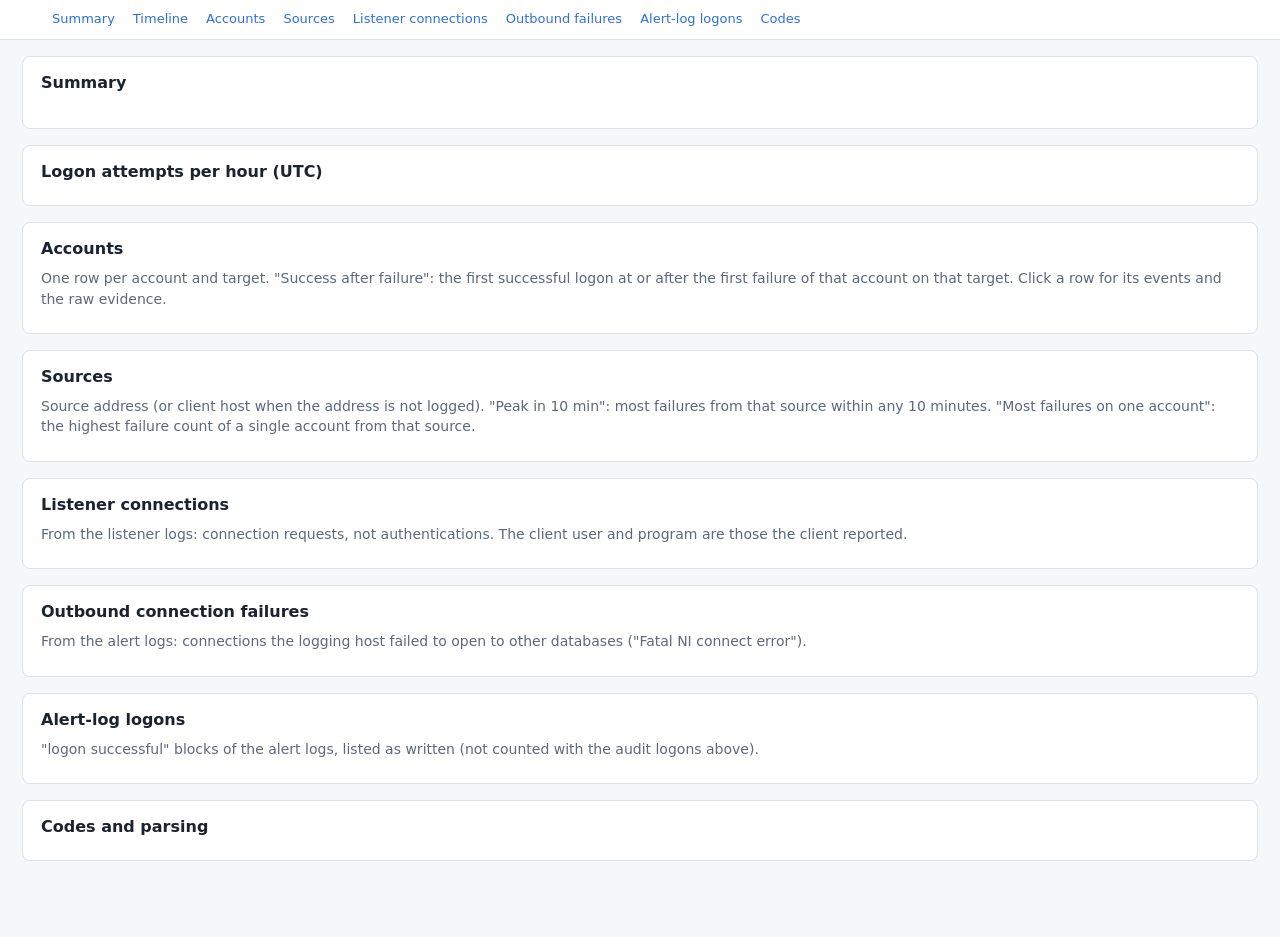
<file: auth_report_template.html>
<!DOCTYPE html>
<html lang="en"><head><meta charset="utf-8"><meta name="viewport" content="width=device-width,initial-scale=1">
<title>__TITLE__</title>
<style>
:root{--bg:#f6f7f9;--panel:#fff;--fg:#1c2330;--muted:#5d6878;--line:#dde2e8;--th:#eef1f5;--hover:#f2f5fa;--ok:#2e8b57;--bad:#c0392b;--lock:#8e44ad;--exp:#d68910;--oth:#7f8c8d;--accent:#2f6fde}
@media (prefers-color-scheme:dark){:root{--bg:#14171c;--panel:#1c2027;--fg:#e4e8ee;--muted:#98a2b1;--line:#2d333d;--th:#232831;--hover:#232a35;--ok:#4cc38a;--bad:#ff6b5e;--lock:#c08cff;--exp:#f5b041;--oth:#9aa4ad;--accent:#6ea1ff}}
*{box-sizing:border-box}body{margin:0;background:var(--bg);color:var(--fg);font:14px/1.45 system-ui,-apple-system,Segoe UI,Roboto,sans-serif}
header{position:sticky;top:0;z-index:5;background:var(--panel);border-bottom:1px solid var(--line);padding:10px 22px;display:flex;gap:18px;align-items:center;flex-wrap:wrap}
header h1{font-size:17px;margin:0 12px 0 0}header a{color:var(--accent);text-decoration:none;font-size:13px}
main{max-width:1600px;margin:0 auto;padding:16px 22px 60px}
section{background:var(--panel);border:1px solid var(--line);border-radius:8px;padding:14px 18px;margin:0 0 16px}
h2{font-size:16px;margin:0 0 8px}.note{color:var(--muted);margin:0 0 10px}
.cards{display:flex;gap:10px;flex-wrap:wrap;margin:6px 0 4px}.card{border:1px solid var(--line);border-radius:6px;padding:8px 12px;min-width:130px}
.card b{display:block;font-size:20px}.card span{color:var(--muted);font-size:12px}
table{border-collapse:collapse;width:100%;font-size:13px}th,td{border-bottom:1px solid var(--line);padding:5px 7px;text-align:left;vertical-align:top}
th{background:var(--th);font-weight:600;position:sticky;top:52px;cursor:pointer;white-space:nowrap;user-select:none}th.s-asc::after{content:" ▲"}th.s-desc::after{content:" ▼"}
td.n{text-align:right;white-space:nowrap;font-variant-numeric:tabular-nums}.mono{font-family:Consolas,Menlo,monospace;font-size:12.5px;word-break:break-word}
tr.row{cursor:pointer}tr.row:hover td{background:var(--hover)}tr.det td{background:var(--hover)}
.r-success{color:var(--ok)}.r-invalid{color:var(--bad)}.r-locked{color:var(--lock)}.r-expired{color:var(--exp)}.r-other{color:var(--oth)}
.pill{display:inline-block;padding:0 7px;border-radius:9px;border:1px solid currentColor;font-size:12px;white-space:nowrap}
.tools{display:flex;gap:10px;align-items:center;margin:0 0 8px}.tools input{flex:0 1 340px;padding:5px 8px;border:1px solid var(--line);border-radius:5px;background:var(--panel);color:var(--fg)}
.tools span{color:var(--muted);font-size:12px}button{font:inherit;font-size:12px;padding:3px 9px;border:1px solid var(--line);border-radius:4px;background:var(--panel);color:var(--fg);cursor:pointer}
pre{white-space:pre-wrap;word-break:break-word;margin:4px 0;font:12px/1.4 Consolas,Menlo,monospace;background:var(--bg);border:1px solid var(--line);border-radius:4px;padding:6px 8px;max-height:280px;overflow:auto}
details summary{cursor:pointer;color:var(--accent);font-size:12px}.muted{color:var(--muted)}
.legend span{margin-right:14px;font-size:12px}.legend i{display:inline-block;width:10px;height:10px;border-radius:2px;margin-right:4px;vertical-align:-1px}
svg text{fill:var(--muted);font-size:11px}
.kv{display:grid;grid-template-columns:max-content 1fr;gap:2px 14px;margin:4px 0 8px}.kv dt{color:var(--muted)}.kv dd{margin:0}
</style></head><body>
<header><h1 id="title"></h1>
<a href="#s-sum">Summary</a><a href="#s-time">Timeline</a><a href="#s-acc">Accounts</a><a href="#s-src">Sources</a>
<a href="#s-conn">Listener connections</a><a href="#s-out">Outbound failures</a><a href="#s-alert">Alert-log logons</a><a href="#s-codes">Codes</a></header>
<main>
<section id="s-sum"><h2>Summary</h2><p class="note" id="sum-note"></p><div class="cards" id="cards"></div><div class="note" id="sum-st"></div></section>
<section id="s-time"><h2>Logon attempts per hour (UTC)</h2><div class="legend" id="legend"></div><div id="timeline"></div></section>
<section id="s-acc"><h2>Accounts</h2><p class="note">One row per account and target. "Success after failure": the first successful logon at or after the first failure of that account on that target. Click a row for its events and the raw evidence.</p><div id="acc"></div></section>
<section id="s-src"><h2>Sources</h2><p class="note">Source address (or client host when the address is not logged). "Peak in 10 min": most failures from that source within any 10 minutes. "Most failures on one account": the highest failure count of a single account from that source.</p><div id="src"></div></section>
<section id="s-conn"><h2>Listener connections</h2><p class="note">From the listener logs: connection requests, not authentications. The client user and program are those the client reported.</p><div id="conn"></div></section>
<section id="s-out"><h2>Outbound connection failures</h2><p class="note">From the alert logs: connections the logging host failed to open to other databases ("Fatal NI connect error").</p><div id="out"></div></section>
<section id="s-alert"><h2>Alert-log logons</h2><p class="note">"logon successful" blocks of the alert logs, listed as written (not counted with the audit logons above).</p><div id="alert"></div></section>
<section id="s-codes"><h2>Codes and parsing</h2><div id="codes"></div></section>
</main>
<script id="data" type="application/json">__DATA__</script>
<script>
const D=JSON.parse(document.getElementById('data').textContent), F=D.facts;
const $=s=>document.querySelector(s), esc=s=>String(s??'').replace(/[&<>"]/g,c=>({'&':'&amp;','<':'&lt;','>':'&gt;','"':'&quot;'}[c]));
const pad=n=>String(n).padStart(2,'0'), ts=t=>{if(t==null)return'';const d=new Date(t*1000);return `${d.getUTCFullYear()}-${pad(d.getUTCMonth()+1)}-${pad(d.getUTCDate())} ${pad(d.getUTCHours())}:${pad(d.getUTCMinutes())}:${pad(d.getUTCSeconds())}`};
const n=v=>v?Number(v).toLocaleString():'<span class="muted">0</span>';
const RES=['invalid credentials','locked','expired','other failure','success'], RC={'success':'r-success','invalid credentials':'r-invalid','locked':'r-locked','expired':'r-expired','other failure':'r-other'};
const COL={'success':'--ok','invalid credentials':'--bad','locked':'--lock','expired':'--exp','other failure':'--oth'};
const res=r=>`<span class="pill ${RC[r]||''}">${esc(r)}</span>`;
document.title=D.title; $('#title').textContent=D.title;

// summary
const T=F.totals, fails=(T['invalid credentials']||0)+(T.locked||0)+(T.expired||0)+(T['other failure']||0);
$('#sum-note').textContent=F.logons?`${F.logons.toLocaleString()} logon attempts from ${ts(F.first)} to ${ts(F.last)} UTC, on ${F.accounts.length.toLocaleString()} account/target pairs from ${F.sources.length.toLocaleString()} sources. Generated ${D.generated} UTC.`:'No logon events were found in the dump.';
$('#cards').innerHTML=[['failed logons',fails],...RES.map(r=>[r,T[r]||0]),['accounts with a lockout',F.accounts.filter(a=>a.locked).length],['accounts with success after failure',F.accounts.filter(a=>a.success_after_failure!=null&&a.attempts>a.success).length]]
 .map(([k,v])=>`<div class="card"><b class="${RC[k]||''}">${Number(v).toLocaleString()}</b><span>${esc(k)}</span></div>`).join('');
$('#sum-st').textContent='Logons by log: '+Object.entries(F.by_sourcetype).map(([k,v])=>`${k} ${v.toLocaleString()}`).join(' · ');

// timeline: stacked bars per hour
(function(){
  const H=F.hourly; if(!H.length){$('#timeline').innerHTML='<p class="muted">No data.</p>';return;}
  $('#legend').innerHTML=RES.map(r=>`<span><i style="background:var(${COL[r]})"></i>${esc(r)}</span>`).join('');
  const t0=H[0][0], t1=H[H.length-1][0], hours=(t1-t0)/3600+1, W=Math.max(900,Math.min(hours*6,4000)), Hh=180, L=46, B=22;
  const max=Math.max(...H.map(([,c])=>Object.values(c).reduce((a,b)=>a+b,0))), bw=Math.max(1,(W-L)/hours-0.5);
  let s=`<svg viewBox="0 0 ${W} ${Hh+B}" width="100%" style="min-width:${Math.min(W,1400)}px;max-height:260px">`;
  for(let i=0;i<=4;i++){const y=Hh-(Hh-10)*i/4;s+=`<line x1="${L}" x2="${W}" y1="${y}" y2="${y}" stroke="var(--line)"/><text x="${L-6}" y="${y+4}" text-anchor="end">${Math.round(max*i/4).toLocaleString()}</text>`;}
  for(const [h,c] of H){const x=L+(h-t0)/3600*(W-L)/hours;let y=Hh;
    for(const r of RES){const v=c[r]||0;if(!v)continue;const hh=(Hh-10)*v/max;y-=hh;s+=`<rect x="${x}" y="${y}" width="${bw}" height="${hh}" fill="var(${COL[r]})"><title>${ts(h).slice(0,13)}:00 UTC · ${r}: ${v}</title></rect>`;}}
  const days=Math.ceil(hours/24), step=Math.max(1,Math.ceil(days/14));
  for(let d=0;d<=days;d+=step){const h=Math.floor(t0/86400)*86400+d*86400;if(h<t0)continue;const x=L+(h-t0)/3600*(W-L)/hours;s+=`<line x1="${x}" x2="${x}" y1="0" y2="${Hh}" stroke="var(--line)" stroke-dasharray="2 3"/><text x="${x+2}" y="${Hh+15}">${ts(h).slice(0,10)}</text>`;}
  $('#timeline').innerHTML=s+'</svg>';
})();

// generic sortable, filterable table with optional expandable rows
function table(host,rows,cols,detail,limit=300){
  let sort=null,dir=-1,q='',all=false; const el=document.getElementById(host);
  function draw(){
    let rs=rows.filter(r=>!q||cols.some(c=>String(c.text?c.text(r):r[c.k]??'').toLowerCase().includes(q)));
    if(sort){const c=cols[sort],v=r=>c.sort?c.sort(r):(c.text?c.text(r):r[c.k]);rs=[...rs].sort((a,b)=>{const x=v(a),y=v(b);return (x>y?1:x<y?-1:0)*dir;});}
    const shown=all?rs:rs.slice(0,limit);
    el.innerHTML=`<div class="tools"><input placeholder="filter..." value="${esc(q)}"><span>${rs.length.toLocaleString()} rows${rs.length>shown.length?`, ${shown.length} shown`:''}</span>${rs.length>limit?`<button class="all">${all?'Show '+limit:'Show all'}</button>`:''}</div>
    <table><tr>${cols.map((c,i)=>`<th data-i="${i}" class="${sort===i?(dir>0?'s-asc':'s-desc'):''}">${esc(c.h)}</th>`).join('')}</tr>
    ${shown.map((r,i)=>`<tr class="${detail?'row':''}" data-i="${rows.indexOf(r)}">${cols.map(c=>`<td class="${c.cls||''}">${c.f?c.f(r):esc(r[c.k])}</td>`).join('')}</tr>`).join('')}</table>`;
    const inp=el.querySelector('input'); inp.oninput=()=>{q=inp.value.toLowerCase();draw();const i2=el.querySelector('input');i2.focus();i2.setSelectionRange(q.length,q.length);};
    const b=el.querySelector('.all'); if(b) b.onclick=()=>{all=!all;draw();};
    el.querySelectorAll('th').forEach(th=>th.onclick=()=>{const i=+th.dataset.i;dir=sort===i?-dir:-1;sort=i;draw();});
    if(detail) el.querySelectorAll('tr.row').forEach(tr=>tr.onclick=()=>{const nx=tr.nextElementSibling;
      if(nx&&nx.classList.contains('det')){nx.remove();return;}
      const d=document.createElement('tr');d.className='det';d.innerHTML=`<td colspan="${cols.length}">${detail(rows[+tr.dataset.i])}</td>`;tr.after(d);});
  }
  draw();
}
const evRow=e=>`<tr><td class="mono">${ts(e.t)}</td><td>${res(e.result)}</td><td class="mono">${esc(e.code)} ${esc(e.meaning)}</td><td class="mono">${esc(e.src_ip||'')}${e.src_port?':'+esc(e.src_port):''}${e.src_host?' ('+esc(e.src_host)+')':''}</td><td class="mono">${esc(e.os_user)}${e.program?' · '+esc(e.program):''}${e.privilege?' · '+esc(e.privilege):''}</td><td class="mono">${esc(e.via)}</td><td><details><summary>raw (${esc(e.sourcetype)})</summary><pre>${esc(e.raw)}</pre></details></td></tr>`;
const evTable=evs=>`<table><tr><th>Time (UTC)</th><th>Result</th><th>Code</th><th>Source</th><th>Client user / program</th><th>Via</th><th>Evidence</th></tr>${evs.map(evRow).join('')}</table>`;

table('acc',F.accounts,[
 {h:'Account',k:'account',cls:'mono'},{h:'Target',k:'target',cls:'mono'},{h:'Target host',k:'target_host',cls:'mono'},
 {h:'Attempts',k:'attempts',cls:'n',f:r=>n(r.attempts)},{h:'Invalid credentials',k:'invalid credentials',cls:'n r-invalid',f:r=>n(r['invalid credentials'])},
 {h:'Locked',k:'locked',cls:'n r-locked',f:r=>n(r.locked)},{h:'Expired',k:'expired',cls:'n',f:r=>n(r.expired)},{h:'Other failure',k:'other failure',cls:'n',f:r=>n(r['other failure'])},
 {h:'Success',k:'success',cls:'n r-success',f:r=>n(r.success)},
 {h:'First failure',k:'first_failure',cls:'mono',f:r=>ts(r.first_failure)},{h:'Last failure',k:'last_failure',cls:'mono',f:r=>ts(r.last_failure)},
 {h:'First locked',k:'first_locked',cls:'mono',f:r=>ts(r.first_locked)},
 {h:'Success after failure',k:'success_after_failure',cls:'mono r-success',f:r=>r.attempts>r.success?ts(r.success_after_failure):''},
 {h:'Success after lock',k:'success_after_lock',cls:'mono',f:r=>ts(r.success_after_lock)},
 {h:'Sources',text:r=>r.sources.map(s=>s[0]).join(' '),cls:'mono',f:r=>r.sources.slice(0,3).map(s=>`${esc(s[0])} <span class="muted">${s[1]}</span>`).join('<br>')+(r.sources.length>3?`<br><span class="muted">+${r.sources.length-3}</span>`:'')}],
 a=>`<dl class="kv"><dt>Codes</dt><dd class="mono">${a.codes.map(([c,k])=>`${esc(c)} <span class="muted">×${k}</span>`).join('<br>')}</dd>
   <dt>Sources</dt><dd class="mono">${a.sources.map(([s,k])=>`${esc(s)} <span class="muted">×${k}</span>`).join('<br>')}</dd>
   ${a.os_users.length?`<dt>Client OS users</dt><dd class="mono">${a.os_users.map(([s,k])=>`${esc(s)} ×${k}`).join(', ')}</dd>`:''}
   ${a.via.length?`<dt>Via</dt><dd class="mono">${a.via.map(([s,k])=>`${esc(s)} ×${k}`).join('<br>')}</dd>`:''}</dl>
   <div class="muted" style="font-size:12px">Failures (first 30) and successes (first 5) of this account on this target:</div>${evTable(a.events)}`);

table('src',F.sources,[
 {h:'Source',k:'source',cls:'mono'},{h:'Client hosts',text:r=>r.hosts.join(' '),cls:'mono',f:r=>esc(r.hosts.slice(0,3).join(', '))},
 {h:'Failures',k:'failures',cls:'n r-invalid',f:r=>n(r.failures)},{h:'Invalid credentials',k:'invalid credentials',cls:'n',f:r=>n(r['invalid credentials'])},
 {h:'Locked',k:'locked',cls:'n r-locked',f:r=>n(r.locked)},{h:'Success',k:'success',cls:'n r-success',f:r=>n(r.success)},
 {h:'Accounts tried',k:'accounts',cls:'n',f:r=>n(r.accounts)},{h:'Accounts with failures',k:'failed_accounts',cls:'n',f:r=>n(r.failed_accounts)},
 {h:'Most failures on one account',k:'max_per_account',cls:'n',f:r=>n(r.max_per_account)},{h:'Targets',k:'targets',cls:'n',f:r=>n(r.targets)},
 {h:'Peak in 10 min',k:'peak_10min',cls:'n',f:r=>n(r.peak_10min)},{h:'First',k:'first',cls:'mono',f:r=>ts(r.first)},{h:'Last',k:'last',cls:'mono',f:r=>ts(r.last)}],
 s=>`<dl class="kv"><dt>Targets</dt><dd class="mono">${s.target_list.map(esc).join('<br>')}</dd></dl>`);

table('conn',F.connections,[
 {h:'Source address',k:'src_ip',cls:'mono'},{h:'Client host',k:'src_host',cls:'mono'},{h:'Client user',k:'user',cls:'mono'},{h:'Program',k:'program',cls:'mono'},
 {h:'Service',k:'service',cls:'mono'},{h:'Listener',k:'listener',cls:'mono'},{h:'Connections',k:'count',cls:'n',f:r=>n(r.count)},
 {h:'Results',text:r=>r.results.map(x=>x[0]).join(' '),cls:'mono',f:r=>r.results.map(([c,k])=>`${esc(c)} <span class="muted">×${k}</span>`).join('<br>')},
 {h:'First',k:'first',cls:'mono',f:r=>ts(r.first)},{h:'Last',k:'last',cls:'mono',f:r=>ts(r.last)}]);
table('out',F.outbound,[
 {h:'From host',k:'from',cls:'mono'},{h:'To',k:'to',cls:'mono'},{h:'Service / SID',k:'service',cls:'mono'},{h:'Error',k:'error',cls:'mono'},
 {h:'Count',k:'count',cls:'n',f:r=>n(r.count)},{h:'First',k:'first',cls:'mono',f:r=>ts(r.first)},{h:'Last',k:'last',cls:'mono',f:r=>ts(r.last)}]);
table('alert',F.alert_logons,[
 {h:'Time (UTC)',k:'t',cls:'mono',f:r=>ts(r.t)},{h:'Database',k:'target',cls:'mono'},{h:'Host',k:'target_host',cls:'mono'},{h:'DB user',k:'account',cls:'mono'},
 {h:'Result',k:'meaning'},{h:'Remote machine',k:'src_host',cls:'mono'},{h:'Client IP',k:'src_ip',cls:'mono'},{h:'OS user',k:'os_user',cls:'mono'},{h:'Program',k:'program',cls:'mono'}]);

$('#codes').innerHTML=`<dl class="kv">${Object.entries(D.ora).map(([c,m])=>`<dt class="mono">ORA-${c.padStart(5,'0')}</dt><dd>${esc(m)}</dd>`).join('')}</dl>
 <p class="note">Result groups: success = 0 or 28002 (logon with a password-expiry warning); invalid credentials = 1017, Windows 0xC000006A/0xC0000064/0xC000006D, sshd Failed / Invalid user; locked = 28000, Windows 4740 / 0xC0000234, faillock; expired = 28001; other failure = any other code.</p>
 <h3 style="font-size:14px;margin:14px 0 6px">Logs in the dump</h3>
 <p class="note">Every sourcetype found in the mapped values' raw events, and whether this analysis parses it. For analysed logs an event exported under several mapped values counts once; for the others every copy is counted.</p>
 <table><tr><th>Sourcetype</th><th>Analysed</th><th>Events</th></tr>${Object.entries(D.stats.coverage||{}).map(([k,[a,u]])=>`<tr><td class="mono">${esc(k)}</td><td>${a?'yes':'<span class="muted">no</span>'}</td><td class="n">${(a||u).toLocaleString()}</td></tr>`).join('')}</table>
 <p class="note">Events read: ${Object.entries(D.stats).filter(([k])=>k!=='coverage').map(([k,v])=>`${esc(k)} ${Number(v).toLocaleString()}`).join(' · ')}</p>`;
</script></body></html>
</file>
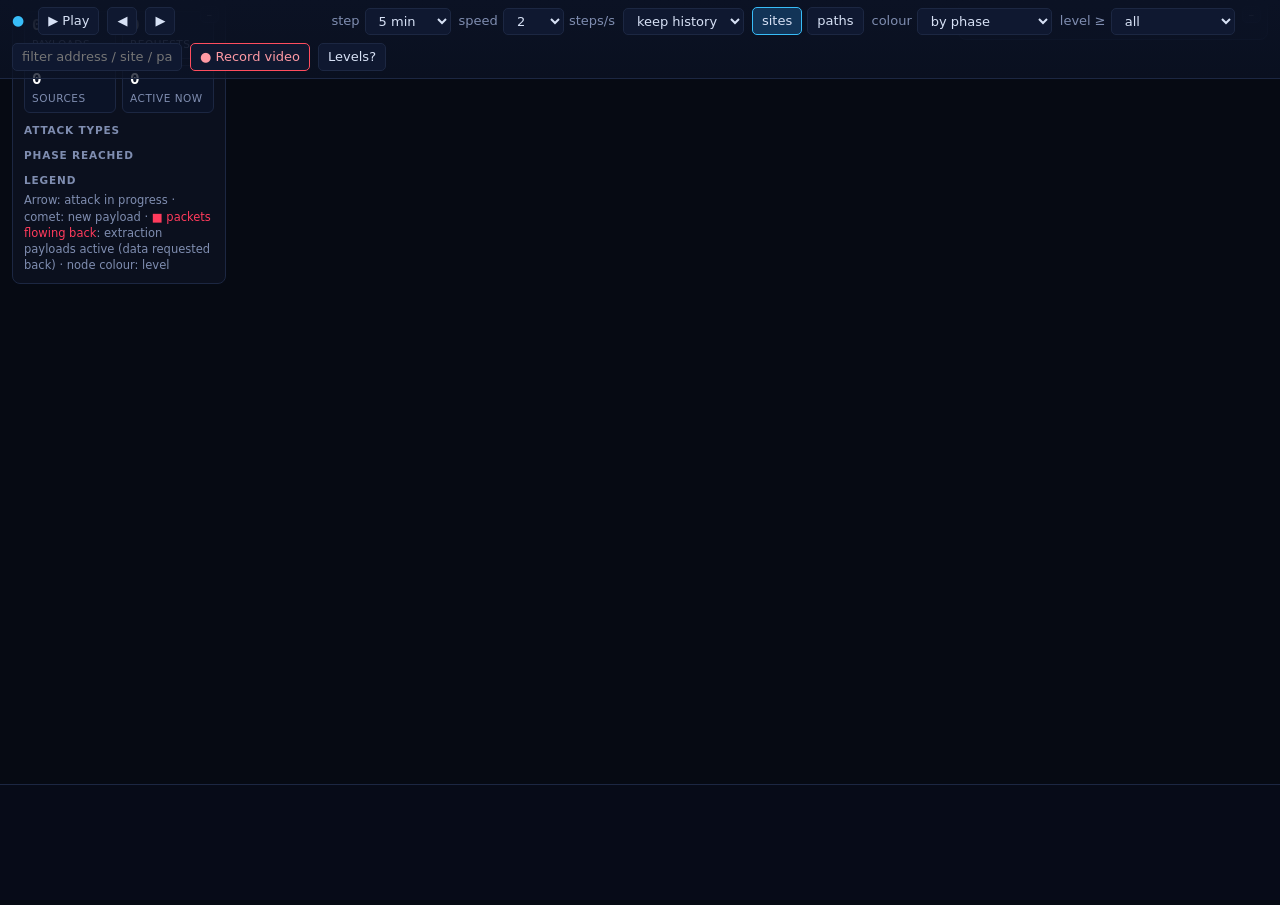
<file: network_map_template.html>
<!DOCTYPE html>
<html lang="en">
<head>
<meta charset="utf-8">
<meta name="viewport" content="width=device-width, initial-scale=1">
<title>__TITLE__</title>
<style>
:root { --bg:#060a13; --panel:rgba(12,18,32,.88); --line:#1c2742; --text:#d7e1f5; --muted:#7f8db0; --accent:#38bdf8; }
* { box-sizing:border-box; }
html, body { margin:0; height:100%; background:var(--bg); color:var(--text); font:13px/1.4 "Segoe UI", system-ui, sans-serif; overflow:hidden; }
button, select, input { font:inherit; color:var(--text); background:#0f1830; border:1px solid var(--line); border-radius:5px; padding:4px 9px; }
button { cursor:pointer; } button:hover { border-color:var(--accent); } button.on { background:#123457; border-color:var(--accent); }
button.rec { border-color:#ff4d5e; color:#ff9aa4; } button.rec.on { background:#4a1119; }
#top { position:absolute; left:0; right:0; top:0; min-height:48px; display:flex; flex-wrap:wrap; align-items:center; gap:8px; padding:7px 12px;
       background:linear-gradient(#0b1224, rgba(11,18,36,.75)); border-bottom:1px solid var(--line); z-index:5; }
#top h1 { font-size:14px; margin:0 6px 0 0; font-weight:600; white-space:nowrap; max-width:280px; overflow:hidden; text-overflow:ellipsis; }
#top h1 b { color:var(--accent); }
#clock { font:600 13px Consolas, monospace; color:#fff; min-width:140px; text-align:center; }
.ctl { display:flex; gap:5px; align-items:center; color:var(--muted); white-space:nowrap; }
#stage { position:absolute; left:0; right:0; bottom:116px; }
#cv { position:absolute; left:0; top:0; width:100%; height:100%; display:block; }
.panel { position:absolute; background:var(--panel); border:1px solid var(--line); border-radius:8px; z-index:4; }
#hud { left:12px; width:214px; padding:10px 11px; }
#hud .big { display:grid; grid-template-columns:1fr 1fr; gap:6px; }
#hud .big div { background:#0b1327; border:1px solid var(--line); border-radius:6px; padding:5px 7px; }
#hud .big b { display:block; font:700 16px Consolas, monospace; color:#fff; }
#hud .big span { color:var(--muted); font-size:10.5px; text-transform:uppercase; letter-spacing:.05em; }
h3 { margin:10px 0 5px; font-size:10.5px; color:var(--muted); text-transform:uppercase; letter-spacing:.08em; }
.catrow { display:flex; align-items:center; gap:6px; margin:2px 0; cursor:pointer; user-select:none; }
.catrow i { width:9px; height:9px; border-radius:50%; flex:none; box-shadow:0 0 7px currentColor; }
.catrow .n { margin-left:auto; font-family:Consolas, monospace; color:#fff; }
.catrow.off { opacity:.35; }
#feedbox { right:12px; width:310px; padding:9px 11px; display:flex; flex-direction:column; }
#feed { overflow:hidden; font:11px Consolas, monospace; }
#feed div { padding:3px 0; border-bottom:1px solid #121c33; animation:fade .6s ease-out; white-space:nowrap; overflow:hidden; text-overflow:ellipsis; }
#feed .t { color:var(--muted); }
@keyframes fade { from { background:rgba(56,189,248,.18); } to { background:transparent; } }
.panel .hide { position:absolute; right:6px; top:5px; padding:0 6px; font-size:11px; }
#det { right:12px; width:450px; padding:12px 14px; z-index:6; overflow:auto; display:none; background:rgba(9,14,26,.97); }
#det h2 { margin:0 0 2px; font:600 14px Consolas, monospace; word-break:break-all; color:#fff; padding-right:30px; }
#det dl { display:grid; grid-template-columns:118px 1fr; gap:3px 10px; margin:8px 0; }
#det dt { color:var(--muted); } #det dd { margin:0; font-family:Consolas, monospace; }
.lv { display:inline-block; padding:1px 8px; border-radius:10px; font-weight:700; font-size:11px; }
.lv0 { background:#10284a; color:#7cc0ff; } .lv1 { background:#3b2a07; color:#f5c062; } .lv2 { background:#47121a; color:#ff8b96; }
.lv3 { background:#4a0f30; color:#ff7ab8; box-shadow:0 0 10px rgba(255,46,136,.5); }
.ph { display:inline-block; width:8px; height:8px; border-radius:50%; margin-right:4px; }
table.p { width:100%; border-collapse:collapse; font-size:11.5px; }
table.p td, table.p th { border-bottom:1px solid #16213b; padding:4px; vertical-align:top; text-align:left; }
table.p th { color:var(--muted); font-weight:500; }
table.p .v { font-family:Consolas, monospace; word-break:break-all; color:#e9f0ff; }
.muted { color:var(--muted); }
#tl { position:absolute; left:0; right:0; bottom:0; height:116px; background:rgba(8,12,24,.96); border-top:1px solid var(--line); z-index:5; }
#tl svg { width:100%; height:100%; cursor:crosshair; }
#about { left:12px; bottom:128px; width:430px; padding:12px 14px; z-index:6; display:none; background:rgba(9,14,26,.97); }
#about p { margin:6px 0; }
#tip { position:absolute; z-index:7; pointer-events:none; background:rgba(9,14,26,.95); border:1px solid var(--line); border-radius:6px;
       padding:5px 8px; font:11.5px Consolas, monospace; display:none; max-width:420px; }
#showhud, #showfeed { position:absolute; z-index:4; display:none; }
</style>
</head>
<body>
<div id="top">
  <h1><b>●</b> <span id="ttl"></span></h1>
  <button id="play">▶ Play</button><button id="back" title="previous attack">◀</button><button id="fwd" title="next attack">▶</button>
  <div id="clock"></div>
  <div class="ctl">step <select id="step"><option value="300">5 min</option><option value="900">15 min</option><option value="3600">1 hour</option><option value="86400">1 day</option></select></div>
  <div class="ctl">speed <select id="speed"><option value="0.5">0.5</option><option value="1">1</option><option value="2" selected>2</option><option value="4">4</option><option value="8">8</option><option value="16">16</option></select>steps/s</div>
  <div class="ctl"><select id="mode"><option value="cum">keep history</option><option value="live">active only</option></select></div>
  <div class="ctl"><button id="gsites" class="on">sites</button><button id="gpaths">paths</button></div>
  <div class="ctl">colour <select id="colour"><option value="phase">by phase</option><option value="cat">by attack type</option></select></div>
  <div class="ctl">level ≥ <select id="minlv"><option value="0">all</option><option value="1">enumeration</option><option value="2">extraction</option><option value="3">sustained</option></select></div>
  <div class="ctl"><input id="q" placeholder="filter address / site / path" style="width:170px"></div>
  <button id="recb" class="rec" title="Plays from the start and records the map to a video file">● Record video</button>
  <button id="aboutb">Levels?</button>
</div>
<div id="stage"><canvas id="cv"></canvas></div>
<div id="hud" class="panel"><button class="hide" data-hide="hud">–</button>
  <div class="big"><div><b id="c-pay">0</b><span>payloads</span></div><div><b id="c-req">0</b><span>requests</span></div>
    <div><b id="c-src">0</b><span>sources</span></div><div><b id="c-act">0</b><span>active now</span></div></div>
  <h3>Attack types</h3><div id="cats"></div>
  <h3>Phase reached</h3><div id="phases"></div>
  <h3>Legend</h3>
  <div class="muted" style="font-size:11.5px">Arrow: attack in progress · comet: new payload · <span style="color:#ff3b5c">■ packets flowing back</span>: extraction payloads active (data requested back) · node colour: level<span id="szleg"></span></div>
</div>
<button id="showhud">▤ stats</button>
<div id="feedbox" class="panel"><button class="hide" data-hide="feedbox">–</button><h3 style="margin-top:0">Live feed</h3><div id="feed"></div></div>
<button id="showfeed">▤ feed</button>
<div id="det" class="panel"><button class="hide" id="detx">✕</button><div id="detc"></div></div>
<div id="about" class="panel"></div>
<div id="tip"></div>
<div id="tl"><svg id="tls"></svg></div>
<script>
const D = __DATA__;
const $ = s => document.querySelector(s);
const esc = s => String(s ?? '').replace(/[&<>"']/g, c => ({'&':'&amp;','<':'&lt;','>':'&gt;','"':'&quot;',"'":'&#39;'}[c]));
const PH = D.phase_rank, PHCOL = ['#3d9bff', '#f5b942', '#ff3b5c'], LVCOL = ['#3d9bff', '#f5b942', '#ff3b5c', '#ff2e88'];
const LEAK = '#ff3b5c', LVN = D.levels.map(l => l.name);
const catCol = c => (D.cats[c] || {}).color || '#9aa7c7', catLbl = c => (D.cats[c] || {}).label || c;
const fmt = t => new Date(t * 1000).toISOString().slice(0, 16).replace('T', ' ') + 'Z';
const units = new Map(D.units.map(u => [u.id, u]));
const EV = D.events.slice().sort((a, b) => a.t - b.t);
const T0 = EV.length ? EV[0].t : 0, T1 = EV.length ? EV[EV.length - 1].t : 0;
$('#ttl').textContent = D.title; $('#ttl').title = D.title;
const hiddenSrc = new Set(D.sources.filter(s => !s.shown).map(s => s.id));
const srcInfo = new Map(D.sources.map(s => [s.id, s])), siteInfo = new Map(D.sites.map(s => [s.id, s]));
const pairLv = new Map(D.pairs.map(p => [p.src + '\t' + p.site, p]));
const pathPairLv = new Map(D.path_pairs.map(p => [p.src + '\t' + p.site + '\t' + p.path, p]));
const pathLv = new Map(D.paths.map(p => [p.site + '\t' + p.path, p.level]));
const offCats = new Set(), expanded = new Set();
let STEP = (T1 - T0) > 3 * 86400 ? 3600 : 300, cur = T1, playing = false, sel = null, hover = null;
$('#step').value = String(STEP);

// ------------------------------------------------------------------ filters and per-arc activity
const OTHER = '(other sources)';
const srcKey = e => hiddenSrc.has(e.src) ? OTHER : e.src;
const tgtKey = e => expanded.has(e.site) ? e.site + '\t' + e.path : e.site;
function visible(e) {
  if (offCats.has(e.cat)) return false;
  const lv = +$('#minlv').value;
  if (lv) { const p = pairLv.get(e.src + '\t' + e.site); if (!p || p.level < lv) return false; }
  const q = $('#q').value.trim().toLowerCase();
  return !q || e.src.toLowerCase().includes(q) || e.site.toLowerCase().includes(q) || (e.path || '').toLowerCase().includes(q);
}
// An attack is "present" from a payload's first to its last time seen (repeats), bridged over short gaps.
let ARCS = new Map(), VEV = [];
function buildArcs() {
  VEV = EV.filter(visible);
  const linger = Math.max(STEP * 1.5, 600);
  const m = new Map();
  for (const e of VEV) {
    const k = srcKey(e) + '\n' + tgtKey(e), u = units.get(e.u) || {};
    let a = m.get(k);
    if (!a) m.set(k, a = {k, s: srcKey(e), t: tgtKey(e), iv: [], leak: [], ev: []});
    const end = Math.max(e.t, Date.parse((u.last || '').replace(' ', 'T') + 'Z') / 1000 || e.t);
    a.iv.push([e.t, end]); a.ev.push(e); a.sz = a.sz || [];
    if (e.bi || e.bo) a.sz.push([e.t, end + linger, e.bi || 0, e.phase === 'extraction' ? e.bo || 0 : 0]);  // leak: extraction responses
    if (e.phase === 'extraction') a.leak.push([e.t, end]);
  }
  const merge = ivs => { ivs.sort((x, y) => x[0] - y[0]); const out = [];
    for (const [a, b] of ivs) { const L = out[out.length - 1]; if (L && a <= L[1] + linger) L[1] = Math.max(L[1], b); else out.push([a, b]); }
    return out.map(([a, b]) => [a, b + linger]); };
  // bytes of the payloads in progress, as a step function: [time, request bytes, response bytes]
  const steps = sz => { const pts = []; sz.forEach(([a, b, i, o]) => { pts.push([a, i, o], [b, -i, -o]); });
    pts.sort((x, y) => x[0] - y[0]); let bi = 0, bo = 0; return pts.map(([t, i, o]) => [t, bi += i, bo += o]); };
  m.forEach(a => { a.iv = merge(a.iv); a.leak = merge(a.leak); a.bytes = steps(a.sz || []); delete a.sz;
    a.anim = {on: false, grow: 1, fade: 0, leakOn: false, leakFade: 0}; });
  ARCS = m;
}
const inIv = (ivs, t) => ivs.some(([a, b]) => t >= a && t <= b);
function bytesAt(a, t) {
  const s = a.bytes; let lo = 0, hi = s.length - 1, r = null;
  while (lo <= hi) { const mid = (lo + hi) >> 1; if (s[mid][0] <= t) { r = s[mid]; lo = mid + 1; } else hi = mid - 1; }
  return r ? [Math.max(0, r[1]), Math.max(0, r[2])] : [0, 0];
}
const SZ = D.sizes || {};
const fmtB = b => b == null ? '-' : b < 1024 ? Math.round(b) + ' B' : b < 1048576 ? (b / 1024).toFixed(1) + ' KB' : b < 1073741824 ? (b / 1048576).toFixed(1) + ' MB' : (b / 1073741824).toFixed(2) + ' GB';
// width from bytes, log scale: 1 KB ~ 2.5 px, 100 KB ~ 6 px, 10 MB+ ~ 9 px
const bw = (b, base, k, max) => base + Math.min(max, Math.max(0, Math.log10(1 + b / 100) * k));

// ------------------------------------------------------------------ layout (compact, measured labels)
const cv = $('#cv'), ctx = cv.getContext('2d');
let L = null, W = 0, H = 0, DPR = 1, maxScroll = 0, scrollY = 0;
const insets = () => ({l: $('#hud').style.display === 'none' ? 12 : 238,
                       r: ($('#feedbox').style.display === 'none' && $('#det').style.display !== 'block') ? 12 : ($('#det').style.display === 'block' ? 474 : 334)});
function layout() {
  const st = $('#stage'), th = $('#top').offsetHeight; st.style.top = th + 'px';
  W = st.clientWidth; H = st.clientHeight; DPR = devicePixelRatio || 1;
  cv.width = W * DPR; cv.height = H * DPR;
  ['#hud', '#feedbox', '#det', '#showhud', '#showfeed'].forEach(s => { $(s).style.top = (th + 10) + 'px'; });
  $('#det').style.bottom = '128px'; $('#feedbox').style.maxHeight = (H - 30) + 'px';
  $('#showhud').style.left = '12px'; $('#showfeed').style.right = '12px';
  const srcs = new Map(), tg = new Map();
  for (const e of VEV) {
    const s = srcKey(e); if (!srcs.has(s)) srcs.set(s, e.t);
    if (!tg.has(e.site)) tg.set(e.site, {first: e.t, paths: new Map()});
    const p = tg.get(e.site).paths; if (!p.has(e.path)) p.set(e.path, e.t);
  }
  const rows = [];
  [...tg.entries()].sort((a, b) => a[1].first - b[1].first).forEach(([site, v]) => {
    if (expanded.has(site)) {
      rows.push({id: site + '\thead', kind: 'head', site, npaths: v.paths.size});
      [...v.paths.entries()].sort((a, b) => a[1] - b[1]).forEach(([p]) => rows.push({id: site + '\t' + p, kind: 'path', site, path: p}));
    } else rows.push({id: site, kind: 'site', site, npaths: v.paths.size});
  });
  const sl = [...srcs.entries()].sort((a, b) => a[1] - b[1]).map(([s]) => s);
  ctx.font = '600 12px Consolas, monospace';
  const lab = s => s === OTHER ? `${D.hidden_sources} other sources` : s;
  const srcLabW = Math.min(240, Math.max(60, ...sl.map(s => ctx.measureText(lab(s)).width)));
  const tgtLabW = Math.min(300, Math.max(80, ...rows.map(r => ctx.measureText(r.kind === 'path' ? r.path : r.site + (r.npaths > 1 ? `  (${r.npaths} paths)` : '')).width + (r.kind === 'path' ? 16 : 0))));
  const ins = insets(), avail = W - ins.l - ins.r;
  const span = Math.max(200, Math.min(600, avail - srcLabW - tgtLabW - 80));
  const used = srcLabW + 26 + span + 30 + tgtLabW;
  const x0 = ins.l + Math.max(0, (avail - used) / 2);
  const xs = x0 + srcLabW + 26, xt = xs + span;
  // fixed spacing for sites, tighter for paths; sources spread over the targets' height only when they are few
  const rh = r => r.kind === 'path' ? 22 : r.kind === 'head' ? 26 : 36;
  const tH = rows.reduce((h, r) => h + rh(r), 0);
  const sH = Math.max(sl.length * 24, Math.min(tH, sl.length * 56));
  const blockH = Math.max(tH, sH), top = Math.max(26, (H - blockH) / 2);
  const tgt = new Map(); let y = top + (blockH - tH) / 2;
  rows.forEach(r => { tgt.set(r.id, {...r, y: y + rh(r) / 2}); y += rh(r); });
  const sy = top + (blockH - sH) / 2, sstep = sl.length ? sH / sl.length : 0;
  const src = new Map(sl.map((s, i) => [s, sy + (i + .5) * sstep]));
  L = {xs, xt, src, tgt, lab};
  maxScroll = Math.max(0, top + blockH + 26 - H); scrollY = Math.min(scrollY, maxScroll);
}
cv.addEventListener('wheel', e => { if (!maxScroll) return; scrollY = Math.max(0, Math.min(maxScroll, scrollY + e.deltaY)); e.preventDefault(); }, {passive: false});
function arcGeo(a) {
  const y1 = L.src.get(a.s), r = L.tgt.get(a.t); if (y1 == null || !r) return null;
  const x1 = L.xs + 7, x2 = L.xt - 9, y2 = r.y, cx = (x1 + x2) / 2, cy = (y1 + y2) / 2 - Math.max(26, Math.abs(y2 - y1) * .15) - (x2 - x1) * .07;
  return {x1, y1, x2, y2, cx, cy};
}
const qpt = (g, k) => { const q = 1 - k; return [q * q * g.x1 + 2 * q * k * g.cx + k * k * g.x2, q * q * g.y1 + 2 * q * k * g.cy + k * k * g.y2]; };
const qtan = (g, k) => [2 * (1 - k) * (g.cx - g.x1) + 2 * k * (g.x2 - g.cx), 2 * (1 - k) * (g.cy - g.y1) + 2 * k * (g.y2 - g.cy)];
function strokeArc(g, from, to, off) {
  ctx.beginPath();
  for (let i = 0; i <= 40; i++) {
    const k = from + (to - from) * i / 40; let [x, y] = qpt(g, k);
    if (off) { const [dx, dy] = qtan(g, k), n = Math.hypot(dx, dy) || 1; x += -dy / n * off; y += dx / n * off; }
    i ? ctx.lineTo(x, y) : ctx.moveTo(x, y);
  }
  ctx.stroke();
}

// ------------------------------------------------------------------ what has happened up to the cursor
function stats() {
  const S = new Map(), T = new Map(), A = new Map(); let pay = new Set(), req = 0;
  const cats = new Map(), ph = [new Set(), new Set(), new Set()];
  for (const e of VEV) {
    if (e.t > cur) break;
    const s = srcKey(e), t = tgtKey(e), k = s + '\n' + t, r = PH[e.phase] ?? 0;
    const sn = S.get(s) || S.set(s, {n: new Set()}).get(s); sn.n.add(e.u);
    const tn = T.get(t) || T.set(t, {n: new Set()}).get(t); tn.n.add(e.u);
    const an = A.get(k) || A.set(k, {n: new Set(), max: 0, cats: new Map()}).get(k); an.n.add(e.u); an.max = Math.max(an.max, r);
    an.cats.set(e.cat, (an.cats.get(e.cat) || 0) + 1);
    pay.add(e.u); req += e.n; (cats.get(e.cat) || cats.set(e.cat, new Set()).get(e.cat)).add(e.u); ph[r].add(e.u);
  }
  return {S, T, A, pay: pay.size, req, cats, ph, keepAll: $('#mode').value === 'cum'};
}
let ST = null;

// ------------------------------------------------------------------ frame
const shots = [];
let lastReal = performance.now(), recording = null, statsAt = -1;
function arcColour(a) {
  const st = ST.A.get(a.k);
  if ($('#colour').value === 'cat') { let best = null, n = -1; (st ? st.cats : new Map()).forEach((v, c) => { if (v > n) { n = v; best = c; } });
    return best ? catCol(best) : catCol(a.ev[0].cat); }
  return PHCOL[st ? st.max : (PH[a.ev[0].phase] ?? 0)];
}
function frame(now) {
  const dt = Math.min(.1, (now - lastReal) / 1000); lastReal = now;
  if (playing) {
    const prev = cur; cur += dt * +$('#speed').value * STEP;
    if (cur >= T1 + 3 * STEP) { cur = T1 + 3 * STEP; stopPlay(); }
    fire(prev, cur);
  }
  if (cur !== statsAt) { ST = stats(); statsAt = cur; }
  ctx.setTransform(DPR, 0, 0, DPR, 0, 0);
  const bg = ctx.createRadialGradient(W / 2, H * .45, 40, W / 2, H * .45, Math.max(W, H) * .7);
  bg.addColorStop(0, '#0d1931'); bg.addColorStop(1, '#060a13'); ctx.fillStyle = bg; ctx.fillRect(0, 0, W, H);
  if (!L) return requestAnimationFrame(frame);
  ctx.setTransform(DPR, 0, 0, DPR, 0, -scrollY * DPR);
  let active = 0;
  const activeSrc = new Set(), activeTgt = new Set();
  ARCS.forEach(a => {
    const g = arcGeo(a); if (!g) return;
    const on = inIv(a.iv, cur), started = a.iv.length && a.iv[0][0] <= cur, an = a.anim;
    if (on && !an.on) { an.on = true; an.grow = playing ? 0 : 1; }
    if (!on && an.on) { an.on = false; an.fade = 1; }
    if (an.on) { active++; activeSrc.add(a.s); activeTgt.add(a.t); an.grow = Math.min(1, an.grow + dt / .7); }
    else an.fade = Math.max(0, an.fade - dt / 1.6);
    const col = arcColour(a), selA = sel && sel.type === 'arc' && sel.s === a.s && sel.t === a.t, hov = hover && hover.k === a.k;
    if (started && (ST.keepAll || selA || hov)) { ctx.globalAlpha = selA || hov ? .9 : .2; ctx.strokeStyle = col; ctx.lineWidth = selA ? 2.5 : 1.2; strokeArc(g, 0, 1); }
    const vis = an.on ? an.grow : an.fade;
    if (vis > 0) {
      const reach = an.on ? an.grow : 1, alpha = an.on ? 1 : an.fade;
      const st = ST.A.get(a.k), [bin] = bytesAt(a, cur);
      const w = SZ.req && a.bytes.length ? bw(bin, 1.4, 1.75, 7.6) : 1.6 + Math.min(5, Math.log2(1 + (st ? st.n.size : 1)) * 1.1);
      ctx.globalAlpha = alpha * .3; ctx.strokeStyle = col; ctx.lineWidth = w * 3.4; ctx.shadowColor = col; ctx.shadowBlur = 18; strokeArc(g, 0, reach);
      ctx.shadowBlur = 8; ctx.globalAlpha = alpha; ctx.lineWidth = w; strokeArc(g, 0, reach);
      ctx.setLineDash([3, 14]); ctx.lineDashOffset = -now / 28; ctx.strokeStyle = '#ffffff'; ctx.lineWidth = Math.max(1.2, w * .45);
      ctx.globalAlpha = alpha * .8; strokeArc(g, 0, reach); ctx.setLineDash([]);
      const [hx, hy] = qpt(g, reach), [tx, ty] = qtan(g, reach), ang = Math.atan2(ty, tx), s = 6 + w;
      ctx.globalAlpha = alpha; ctx.fillStyle = col; ctx.shadowBlur = 14;
      ctx.beginPath(); ctx.moveTo(hx + Math.cos(ang) * s * .6, hy + Math.sin(ang) * s * .6);
      ctx.lineTo(hx + Math.cos(ang + 2.5) * s, hy + Math.sin(ang + 2.5) * s); ctx.lineTo(hx + Math.cos(ang - 2.5) * s, hy + Math.sin(ang - 2.5) * s); ctx.fill();
      if (an.on && an.grow >= 1) { const ph = (now / 1100 + a.k.length * .37) % 1; ctx.strokeStyle = col; ctx.lineWidth = 1.5;
        ctx.globalAlpha = (1 - ph) * .7; ctx.beginPath(); ctx.arc(g.x2, g.y2, 6 + ph * 22, 0, 7); ctx.stroke(); }
      ctx.shadowBlur = 0;
    }
    // data requested back: packets flowing from the target to the source, beside the arc
    const leakOn = inIv(a.leak, cur);
    if (!leakOn && an.leakOn) an.leakFade = 1;
    an.leakOn = leakOn;
    if (!leakOn) an.leakFade = Math.max(0, an.leakFade - dt / 1.6);
    const la = leakOn ? Math.min(1, an.grow * 1.2) : an.leakFade;
    if (la > 0) {
      // packet size and lane width follow the response bytes of the extraction payloads in progress
      const bout = SZ.resp && a.bytes.length ? bytesAt(a, cur)[1] : null;
      if (bout != null && (bout > 0 || leakOn)) an.bo = bout;
      const pk = bout == null ? 2.2 : 1 + Math.min(6.5, Math.log10(1 + (an.bo || 0) / 1000) ** 1.6 * 1.3),  // 1 KB ~ 1.2, 10 KB ~ 2.5, 250 KB ~ 6, 1 MB+ ~ 7.5
      off = 7 + pk * 1.2, npk = bout == null ? 10 : Math.round(8 + pk * 1.5);
      ctx.globalAlpha = la * .3; ctx.strokeStyle = LEAK; ctx.lineWidth = 3 + pk * 2; ctx.shadowColor = LEAK; ctx.shadowBlur = 16; strokeArc(g, 0, 1, off); ctx.shadowBlur = 0;
      for (let i = 0; i < npk; i++) {
        const k = 1 - (((now / 1600) + i / npk) % 1);
        let [px, py] = qpt(g, k); const [dx, dy] = qtan(g, k), n = Math.hypot(dx, dy) || 1; px += -dy / n * off; py += dx / n * off;
        const sz = pk + (bout == null ? 1.6 : pk * .45) * Math.sin((k + i) * 7) ** 2;
        ctx.globalAlpha = la * (.55 + .45 * Math.sin(k * Math.PI)); ctx.fillStyle = LEAK; ctx.shadowColor = LEAK; ctx.shadowBlur = 10;
        ctx.fillRect(px - sz, py - sz, sz * 2, sz * 2); ctx.shadowBlur = 0;
      }
    }
    ctx.globalAlpha = 1;
  });
  for (let i = shots.length - 1; i >= 0; i--) {
    const s = shots[i], k = (now - s.t0) / 800; if (k < 0) continue; if (k > 1.5) { shots.splice(i, 1); continue; }
    const g = s.g;
    if (k <= 1) {
      const [x, y] = qpt(g, k), [tx, ty] = qpt(g, Math.max(0, k - .12));
      const gr = ctx.createLinearGradient(tx, ty, x, y); gr.addColorStop(0, 'rgba(0,0,0,0)'); gr.addColorStop(1, s.c);
      ctx.strokeStyle = gr; ctx.lineWidth = 3; strokeArc(g, Math.max(0, k - .12), k);
      ctx.fillStyle = '#fff'; ctx.shadowColor = s.c; ctx.shadowBlur = 14; ctx.beginPath(); ctx.arc(x, y, 2.6, 0, 7); ctx.fill(); ctx.shadowBlur = 0;
    } else { const r = (k - 1) * 50; ctx.strokeStyle = s.c; ctx.globalAlpha = Math.max(0, 1 - (k - 1) / .5); ctx.lineWidth = 2;
      ctx.beginPath(); ctx.arc(g.x2, g.y2, r, 0, 7); ctx.stroke(); ctx.globalAlpha = 1; }
  }
  ctx.textBaseline = 'middle';
  L.src.forEach((y, s) => {
    const st = ST.S.get(s), lvl = s === OTHER ? 0 : ((srcInfo.get(s) || {}).level || 0);
    const r = st ? 3.5 + Math.min(8, Math.log2(1 + st.n.size) * 1.5) : 2.5;
    node(L.xs, y, r, st ? LVCOL[lvl] : '#26324f', activeSrc.has(s), now);
    ctx.textAlign = 'right'; ctx.font = '12px Consolas, monospace';
    ctx.fillStyle = sel && sel.type === 'src' && sel.id === s ? '#fff' : (st ? '#b8c6e3' : '#4b587a');
    ctx.fillText(L.lab(s), L.xs - r - 8, y);
  });
  L.tgt.forEach((r, id) => {
    ctx.textAlign = 'left';
    if (r.kind === 'head') { ctx.font = '600 12px Consolas, monospace'; ctx.fillStyle = '#e6eeff'; ctx.fillText(r.site, L.xt + 16, r.y);
      ctx.fillStyle = '#38bdf8'; ctx.font = '700 14px Consolas, monospace'; ctx.textAlign = 'center'; ctx.fillText('−', L.xt, r.y); return; }
    const st = ST.T.get(id), lvl = r.kind === 'path' ? (pathLv.get(id) || 0) : ((siteInfo.get(id) || {}).level || 0);
    const rad = st ? 4 + Math.min(9, Math.log2(1 + st.n.size) * 1.7) : 2.5;
    node(L.xt, r.y, rad, st ? LVCOL[lvl] : '#26324f', activeTgt.has(id), now);
    ctx.textAlign = 'left'; ctx.font = (r.kind === 'site' ? '600 ' : '') + '12px Consolas, monospace';
    ctx.fillStyle = st ? (r.kind === 'site' ? '#e6eeff' : '#9fb1d6') : '#4b587a';
    ctx.fillText(r.kind === 'path' ? r.path : r.site + (r.npaths > 1 ? `  (${r.npaths} paths)` : ''), L.xt + rad + 9 + (r.kind === 'path' ? 8 : 0), r.y);
    if (r.kind === 'site' && hover && hover.type === 'site' && hover.id === id && r.npaths > 0) {
      ctx.fillStyle = '#38bdf8'; ctx.font = '700 14px Consolas, monospace'; ctx.textAlign = 'center'; ctx.fillText('+', L.xt - rad - 10, r.y); }
  });
  ctx.setTransform(DPR, 0, 0, DPR, 0, 0);
  if (recording) {          // in the video: title, clock and counters
    ctx.fillStyle = 'rgba(6,10,19,.8)'; ctx.fillRect(0, 0, W, 34); ctx.textBaseline = 'middle';
    ctx.textAlign = 'left'; ctx.fillStyle = '#38bdf8'; ctx.font = '600 14px Segoe UI, sans-serif'; ctx.fillText('● ' + D.title, 14, 17);
    ctx.textAlign = 'right'; ctx.fillStyle = '#fff'; ctx.font = '600 14px Consolas, monospace';
    ctx.fillText(`${fmt(Math.min(cur, T1))}   payloads ${ST.pay}   requests ${ST.req}   attacks in progress ${active}`, W - 14, 17);
  }
  $('#c-pay').textContent = ST.pay.toLocaleString(); $('#c-req').textContent = ST.req.toLocaleString();
  $('#c-src').textContent = ST.S.size.toLocaleString(); $('#c-act').textContent = active;
  $('#clock').textContent = fmt(Math.max(T0, Math.min(cur, T1)));
  if (now - (frame.tl || 0) > 250) { frame.tl = now; sideStats(); drawCursor(); }
  requestAnimationFrame(frame);
}
function node(x, y, r, col, on, now) {
  ctx.fillStyle = col; ctx.shadowColor = col; ctx.shadowBlur = on ? 18 : 8;
  ctx.beginPath(); ctx.arc(x, y, r, 0, 7); ctx.fill(); ctx.shadowBlur = 0;
  if (on) { const p = (now / 900) % 1; ctx.strokeStyle = col; ctx.globalAlpha = (1 - p) * .8; ctx.lineWidth = 1.5;
    ctx.beginPath(); ctx.arc(x, y, r + 3 + p * 10, 0, 7); ctx.stroke(); ctx.globalAlpha = 1; }
}
function fire(a, b) {
  let n = 0;
  for (const e of VEV) {
    if (e.t <= a) continue; if (e.t > b) break;
    const arc = ARCS.get(srcKey(e) + '\n' + tgtKey(e)), g = arc && arcGeo(arc); if (!g) continue;
    shots.push({g, c: catCol(e.cat), t0: performance.now() + Math.random() * 200});
    feed(e); if (++n > 120) break;
  }
}
function feed(e) {
  const u = units.get(e.u) || {}, d = document.createElement('div');
  d.innerHTML = `<span class="t">${fmt(e.t).slice(5, 16)}</span> <span style="color:${catCol(e.cat)}">■</span> ${esc(e.src)} → ${esc(e.site)}${esc(e.path || '')} <span class="muted">${esc(catLbl(e.cat))} · ${esc(e.phase)}${u.param ? ' · ' + esc(u.param) : ''}</span>`;
  d.title = u.value || ''; const f = $('#feed'); f.prepend(d); while (f.children.length > 60) f.lastChild.remove();
}
function sideStats() {
  const cats = [...new Set(EV.map(e => e.cat))];
  const hc = cats.map(c => `<div class="catrow${offCats.has(c) ? ' off' : ''}" data-cat="${esc(c)}"><i style="background:${catCol(c)};color:${catCol(c)}"></i>${esc(catLbl(c))}<span class="n">${(ST.cats.get(c) || new Set()).size}</span></div>`).join('');
  if ($('#cats')._h !== hc) { $('#cats').innerHTML = hc; $('#cats')._h = hc; }
  const hp = ['probing', 'enumeration', 'extraction / exploitation'].map((p, i) => `<div class="catrow"><i style="background:${PHCOL[i]};color:${PHCOL[i]}"></i>${p}<span class="n">${ST.ph[i].size}</span></div>`).join('');
  if ($('#phases')._h !== hp) { $('#phases').innerHTML = hp; $('#phases')._h = hp; }
}
$('#cats').addEventListener('click', e => { const r = e.target.closest('[data-cat]'); if (!r) return;
  offCats.has(r.dataset.cat) ? offCats.delete(r.dataset.cat) : offCats.add(r.dataset.cat); rebuild(); });

// ------------------------------------------------------------------ timeline
let TL = null;
function drawTimeline() {
  const svg = $('#tls'), Wt = svg.clientWidth || innerWidth, Ht = 116, padL = 46, padR = 16, top = 10, bot = 22;
  const bin = Math.max(3600, STEP), b0 = Math.floor(T0 / bin) * bin, nb = Math.max(1, Math.floor((T1 - b0) / bin) + 1);
  const cats = [...new Set(EV.map(e => e.cat))], stacks = Array.from({length: nb}, () => new Map());
  for (const e of VEV) { const m = stacks[Math.floor((e.t - b0) / bin)]; (m.get(e.cat) || m.set(e.cat, new Set()).get(e.cat)).add(e.u); }
  const tot = stacks.map(m => [...m.values()].reduce((a, s) => a + s.size, 0)), mx = Math.max(1, ...tot);
  const x = t => padL + (t - b0) / (nb * bin) * (Wt - padL - padR), bw = Math.max(1, (Wt - padL - padR) / nb - .5);
  let h = '';
  stacks.forEach((m, i) => { let y = Ht - bot; cats.forEach(c => { const n = (m.get(c) || new Set()).size; if (!n) return;
    const hh = n / mx * (Ht - top - bot); y -= hh; h += `<rect x="${x(b0 + i * bin).toFixed(1)}" y="${y.toFixed(1)}" width="${bw.toFixed(1)}" height="${hh.toFixed(1)}" fill="${catCol(c)}" opacity=".85"/>`; }); });
  const days = Math.ceil(nb * bin / 86400), every = Math.max(1, Math.ceil(days / 12));
  for (let d = Math.ceil(b0 / 86400) * 86400; d <= b0 + nb * bin; d += 86400 * every)
    h += `<line x1="${x(d)}" x2="${x(d)}" y1="${top}" y2="${Ht - bot}" stroke="#1c2742"/><text x="${x(d) + 3}" y="${Ht - 7}" fill="#7f8db0" font-size="11">${fmt(d).slice(5, 10)}</text>`;
  h += `<text x="5" y="${top + 9}" fill="#7f8db0" font-size="11">${mx}</text><text x="5" y="${Ht - 7}" fill="#7f8db0" font-size="10">payloads/${bin >= 86400 ? 'day' : 'h'}</text>`;
  h += `<g id="cursor"><line x1="0" x2="0" y1="3" y2="${Ht - bot + 3}" stroke="#38bdf8" stroke-width="2"/><circle cx="0" cy="5" r="4" fill="#38bdf8"/></g>`;
  svg.innerHTML = h; TL = {x0: padL, x1: Wt - padR, b0, span: nb * bin}; drawCursor();
}
function drawCursor() { if (!TL) return; const c = $('#cursor'); if (!c) return;
  const f = Math.min(1, Math.max(0, (cur - TL.b0) / TL.span)); c.setAttribute('transform', `translate(${(TL.x0 + f * (TL.x1 - TL.x0)).toFixed(1)},0)`); }
function seek(ev) { const r = $('#tls').getBoundingClientRect(), f = Math.min(1, Math.max(0, (ev.clientX - r.left - TL.x0) / (TL.x1 - TL.x0)));
  cur = TL.b0 + f * TL.span; }
let drag = false;
$('#tls').addEventListener('mousedown', e => { drag = true; stopPlay(); seek(e); });
addEventListener('mousemove', e => { if (drag) seek(e); }); addEventListener('mouseup', () => { drag = false; });

// ------------------------------------------------------------------ playback, recording
function startPlay(fromStart) {
  if (fromStart || cur >= T1) { cur = T0 - STEP; $('#feed').innerHTML = ''; ARCS.forEach(a => { a.anim = {on: false, grow: 0, fade: 0, leakOn: false, leakFade: 0}; }); }
  playing = true; $('#play').textContent = '❚❚ Pause';
}
function stopPlay() { playing = false; $('#play').textContent = '▶ Play'; if (recording) stopRec(); }
$('#play').onclick = () => playing ? stopPlay() : startPlay(false);
const nextT = dir => { const ts = VEV.map(e => e.t); if (dir > 0) return ts.find(t => t > cur + 1); for (let i = ts.length - 1; i >= 0; i--) if (ts[i] < cur - 1) return ts[i]; };
$('#fwd').onclick = () => { stopPlay(); const t = nextT(1); if (t != null) { fire(cur, t); cur = t; } };
$('#back').onclick = () => { stopPlay(); const t = nextT(-1); if (t != null) cur = t; };
$('#step').onchange = () => { STEP = +$('#step').value; rebuild(); };
$('#minlv').onchange = rebuild;
let qt; $('#q').oninput = () => { clearTimeout(qt); qt = setTimeout(rebuild, 200); };
$('#gsites').onclick = () => { expanded.clear(); $('#gsites').classList.add('on'); $('#gpaths').classList.remove('on'); rebuild(); };
$('#gpaths').onclick = () => { D.sites.forEach(s => expanded.add(s.id)); $('#gpaths').classList.add('on'); $('#gsites').classList.remove('on'); rebuild(); };
function rebuild() { buildArcs(); layout(); drawTimeline(); statsAt = -1; if (sel) select(sel); }
addEventListener('resize', () => { layout(); drawTimeline(); });
document.querySelectorAll('[data-hide]').forEach(b => b.onclick = () => { $('#' + b.dataset.hide).style.display = 'none';
  $(b.dataset.hide === 'hud' ? '#showhud' : '#showfeed').style.display = 'block'; layout(); });
$('#showhud').onclick = () => { $('#hud').style.display = ''; $('#showhud').style.display = 'none'; layout(); };
$('#showfeed').onclick = () => { $('#feedbox').style.display = 'flex'; $('#showfeed').style.display = 'none'; layout(); };
let rec = null, chunks = [];
function stopRec() { if (rec && rec.state !== 'inactive') rec.stop(); }
$('#recb').onclick = () => {
  if (recording) { stopPlay(); return; }
  if (!cv.captureStream || !window.MediaRecorder) { alert('This browser cannot record the canvas.'); return; }
  const types = ['video/mp4;codecs=avc1', 'video/webm;codecs=vp9', 'video/webm;codecs=vp8', 'video/webm'];
  const type = types.find(t => MediaRecorder.isTypeSupported(t)) || '';
  chunks = []; rec = new MediaRecorder(cv.captureStream(30), type ? {mimeType: type, videoBitsPerSecond: 6e6} : {});
  rec.ondataavailable = e => { if (e.data.size) chunks.push(e.data); };
  rec.onstop = () => { recording = null; $('#recb').classList.remove('on'); $('#recb').textContent = '● Record video';
    const blob = new Blob(chunks, {type: rec.mimeType || 'video/webm'}), a = document.createElement('a');
    a.href = URL.createObjectURL(blob); a.download = (D.title || 'attack-map').replace(/[^\w.-]+/g, '_') + (blob.type.includes('mp4') ? '.mp4' : '.webm');
    document.body.append(a); a.click(); setTimeout(() => { URL.revokeObjectURL(a.href); a.remove(); }, 2000); };
  recording = true; rec.start(500); $('#recb').classList.add('on'); $('#recb').textContent = '■ Stop recording';
  startPlay(true);
};

// ------------------------------------------------------------------ hit testing, hover, details
function hit(mx, my) {
  my += scrollY;
  let best = null, bd = 10;
  L.src.forEach((y, s) => { if (Math.abs(my - y) < 9 && mx > L.xs - 220 && mx < L.xs + 10) { const d = Math.abs(my - y); if (d < bd) { bd = d; best = {type: 'src', id: s}; } } });
  L.tgt.forEach((r, id) => { if (Math.abs(my - r.y) < 10 && mx > L.xt - 24 && mx < L.xt + 320)
    best = r.kind === 'head' ? {type: 'head', site: r.site} : r.kind === 'path' ? {type: 'path', site: r.site, path: r.path, id} : {type: 'site', id: r.site, plus: mx < L.xt - 8}; });
  if (best) return best;
  let ba = null, bad = 7;
  ARCS.forEach(a => { if (!ST || !ST.A.get(a.k)) return; const g = arcGeo(a); if (!g) return;
    for (let i = 0; i <= 30; i++) { const [x, y] = qpt(g, i / 30), d = Math.hypot(mx - x, my - y); if (d < bad) { bad = d; ba = {type: 'arc', s: a.s, t: a.t, k: a.k}; } } });
  return ba;
}
cv.addEventListener('mousemove', e => {
  const r = cv.getBoundingClientRect(), h = hit(e.clientX - r.left, e.clientY - r.top);
  hover = h; cv.style.cursor = h ? 'pointer' : 'default';
  const tip = $('#tip');
  if (h && h.type === 'arc') { const st = ST.A.get(h.k); tip.style.display = 'block'; tip.style.left = (e.clientX + 14) + 'px'; tip.style.top = (e.clientY + 10) + 'px';
    tip.textContent = `${h.s} → ${h.t.replace('\t', '')}  ·  ${st ? st.n.size : 0} payloads so far`; }
  else tip.style.display = 'none';
});
cv.addEventListener('mouseleave', () => { hover = null; $('#tip').style.display = 'none'; });
cv.addEventListener('click', e => {
  const r = cv.getBoundingClientRect(), h = hit(e.clientX - r.left, e.clientY - r.top); if (!h) return;
  if (h.type === 'head') { expanded.delete(h.site); rebuild(); return; }
  if (h.type === 'site' && h.plus) { expanded.add(h.id); rebuild(); return; }
  select(h);
});
cv.addEventListener('dblclick', e => { const r = cv.getBoundingClientRect(), h = hit(e.clientX - r.left, e.clientY - r.top);
  if (h && h.type === 'site') { expanded.add(h.id); rebuild(); } });
function sizeTxt(u) {
  const out = [];
  if (u.req_avg != null) out.push('req ' + fmtB(u.req_avg));
  if (u.resp_avg != null) out.push('resp ' + fmtB(u.resp_avg) + (u.resp_max > u.resp_avg * 1.05 ? ' (max ' + fmtB(u.resp_max) + ')' : '') +
    (u.resp_ratio != null ? ` · ${u.resp_ratio}× path median` : ''));
  return out.length ? '<br>' + out.join('<br>') : '';
}
function select(s) {
  sel = s;
  const evs = EV.filter(e => s.type === 'src' ? srcKey(e) === s.id : s.type === 'site' ? e.site === s.id :
    s.type === 'path' ? e.site === s.site && e.path === s.path : srcKey(e) === s.s && tgtKey(e) === s.t);
  let title, kind, lvl, reasons = [];
  if (s.type === 'src') { title = s.id === OTHER ? `${D.hidden_sources} other sources` : s.id; kind = 'Source'; lvl = (srcInfo.get(s.id) || {}).level || 0; }
  else if (s.type === 'site') { title = s.id; kind = 'Site'; lvl = (siteInfo.get(s.id) || {}).level || 0; }
  else if (s.type === 'path') { title = s.site + s.path; kind = 'Path'; lvl = pathLv.get(s.site + '\t' + s.path) || 0; }
  else { const [site, path] = s.t.split('\t'); title = `${s.s} → ${site}${path || ''}`; kind = 'Source → target';
    const p = path != null ? pathPairLv.get(s.s + '\t' + site + '\t' + path) : pairLv.get(s.s + '\t' + site); lvl = p ? p.level : 0; reasons = p ? p.reasons : []; }
  const us = new Map(); let req = 0, bi = 0, bo = 0; const st = new Set(), ph = {}, cats = new Map(), srcs = new Set(), tg = new Set();
  evs.forEach(e => { bi += e.bi || 0; bo += e.bo || 0; const u = units.get(e.u) || {}; if (!us.has(e.u)) us.set(e.u, {u, t: e.t, srcs: new Set(), tg: new Set(), n: 0});
    const x = us.get(e.u); x.srcs.add(e.src); x.tg.add(e.site + (e.path || '')); x.n += e.n; x.t = Math.min(x.t, e.t);
    req += e.n; (u.statuses || []).forEach(v => st.add(v)); ph[e.phase] = Math.min(ph[e.phase] ?? Infinity, e.t);
    cats.set(e.cat, (cats.get(e.cat) || 0) + 1); srcs.add(e.src); tg.add(e.site + (e.path || '')); });
  const pts = new Map();
  us.forEach(x => { const u = x.u, k = `${u.site}${u.path} ? ${u.param || '-'}`; (pts.get(k) || pts.set(k, []).get(k)).push(x); });
  let h = `<h2>${esc(title)}</h2><div class="muted">${kind}</div>
    <dl><dt>Level</dt><dd><span class="lv lv${lvl}">${esc(LVN[lvl])}</span></dd>
    ${reasons.length ? `<dt>Why</dt><dd>${reasons.map(esc).join('<br>')}</dd>` : ''}
    <dt>Payloads</dt><dd>${us.size} distinct, ${req.toLocaleString()} requests</dd>
    ${SZ.req || SZ.resp ? `<dt>Bytes</dt><dd>${SZ.req ? 'requests ' + fmtB(bi) : ''}${SZ.req && SZ.resp ? ' · ' : ''}${SZ.resp ? 'responses ' + fmtB(bo) : ''}<br><span class="muted">each payload's requests × its average size</span></dd>` : ''}
    <dt>Active</dt><dd>${evs.length ? fmt(evs[0].t) + ' → ' + fmt(evs[evs.length - 1].t) : '-'}</dd>
    ${s.type !== 'src' && s.type !== 'arc' ? `<dt>Sources</dt><dd>${srcs.size}</dd>` : ''}${s.type === 'src' ? `<dt>Targets</dt><dd>${tg.size}</dd>` : ''}
    <dt>Phases first seen</dt><dd>${Object.entries(ph).sort((a, b) => a[1] - b[1]).map(([p, t]) => `<span class="ph" style="background:${PHCOL[PH[p] ?? 0]}"></span>${esc(p)} ${fmt(t).slice(5)}`).join('<br>') || '-'}</dd>
    <dt>Statuses</dt><dd>${[...st].sort().join(', ') || '-'}</dd>
    <dt>Attack types</dt><dd>${[...cats.entries()].sort((a, b) => b[1] - a[1]).map(([c]) => `<span style="color:${catCol(c)}">■</span> ${esc(catLbl(c))}`).join('<br>')}</dd></dl>`;
  if (!D.sanitized && pts.size)
    h += `<h3>Injection points</h3><table class="p"><tr><th>Point</th><th>Payloads</th><th>Phases in order</th><th>Complexity</th></tr>` +
      [...pts.entries()].sort((a, b) => b[1].length - a[1].length).map(([k, xs]) => { const P = D.points[k] || {};
        return `<tr><td class="v">${esc(k)}</td><td>${xs.length}</td><td>${P.in_order ? 'yes' : 'no'}</td><td>${P.trend == null ? (xs.length < D.series_min ? `< ${D.series_min} payloads` : '-') : (P.trend > 0 ? 'rising' : 'not rising') + ' (' + P.trend + ')'}</td></tr>`; }).join('') + '</table>';
  h += `<h3>Payloads, in order</h3><table class="p"><tr><th>First seen</th><th>Phase</th><th>Payload</th></tr>` +
    [...us.values()].sort((a, b) => a.t - b.t).slice(0, 300).map(x => `<tr><td class="muted" style="white-space:nowrap">${fmt(x.t).slice(5)}<br>${x.n} req · ${esc((x.u.statuses || []).join(','))}${sizeTxt(x.u)}</td>
      <td><span class="ph" style="background:${PHCOL[PH[x.u.phase] ?? 0]}"></span>${esc(x.u.phase)}<br><span style="color:${catCol(x.u.cat)}">${esc(catLbl(x.u.cat))}</span></td>
      <td>${D.sanitized ? '' : `<div class="v">${esc(x.u.value)}</div><div class="muted">${esc([...x.tg][0])}${x.u.param ? ' ? ' + esc(x.u.param) : ''} · ${esc([...x.srcs].join(', '))}</div>`}</td></tr>`).join('') + '</table>';
  if (us.size > 300) h += `<div class="muted">first 300 of ${us.size} shown</div>`;
  h += `<div class="muted" style="margin-top:10px">Levels describe what the payloads show; they don't establish that an attack succeeded.</div>`;
  $('#detc').innerHTML = h; $('#det').style.display = 'block'; $('#feedbox').style.visibility = 'hidden'; layout();
}
$('#detx').onclick = () => { sel = null; $('#det').style.display = 'none'; $('#feedbox').style.visibility = ''; layout(); };
$('#aboutb').onclick = () => { const a = $('#about'); a.style.display = a.style.display === 'block' ? 'none' : 'block'; };
$('#about').innerHTML = '<h3 style="margin-top:0">Levels</h3>' + D.levels.map((l, i) => `<p><span class="lv lv${i}">${esc(l.name)}</span> ${esc(l.rule)}</p>`).join('') +
  `<p class="muted">Computed per source + site and per source + path from Payload Analyzer's categories and phases. Each distinct payload counts once at its first-seen time; an attack is drawn as in progress from a payload's first to its last time seen. Packets flowing back mark active extraction payloads: data was requested back, which does not establish that it was returned.</p>
   <p class="muted">Sites: click for details, double-click or + to expand into paths; "paths" expands all. Scroll the map when it is taller than the window.</p>`;

if (SZ.req || SZ.resp) $('#szleg').textContent = ' · ' + [SZ.req && 'arrow width: request bytes', SZ.resp && 'packet size: response bytes of the extraction payloads'].filter(Boolean).join(', ') + ', for the payloads in progress';
if (!EV.length) document.body.insertAdjacentHTML('beforeend', '<div style="position:absolute;top:45%;width:100%;text-align:center;color:#7f8db0">No attack payloads in this analysis.</div>');
buildArcs(); layout(); drawTimeline();
requestAnimationFrame(frame);
</script>
</body>
</html>
</file>
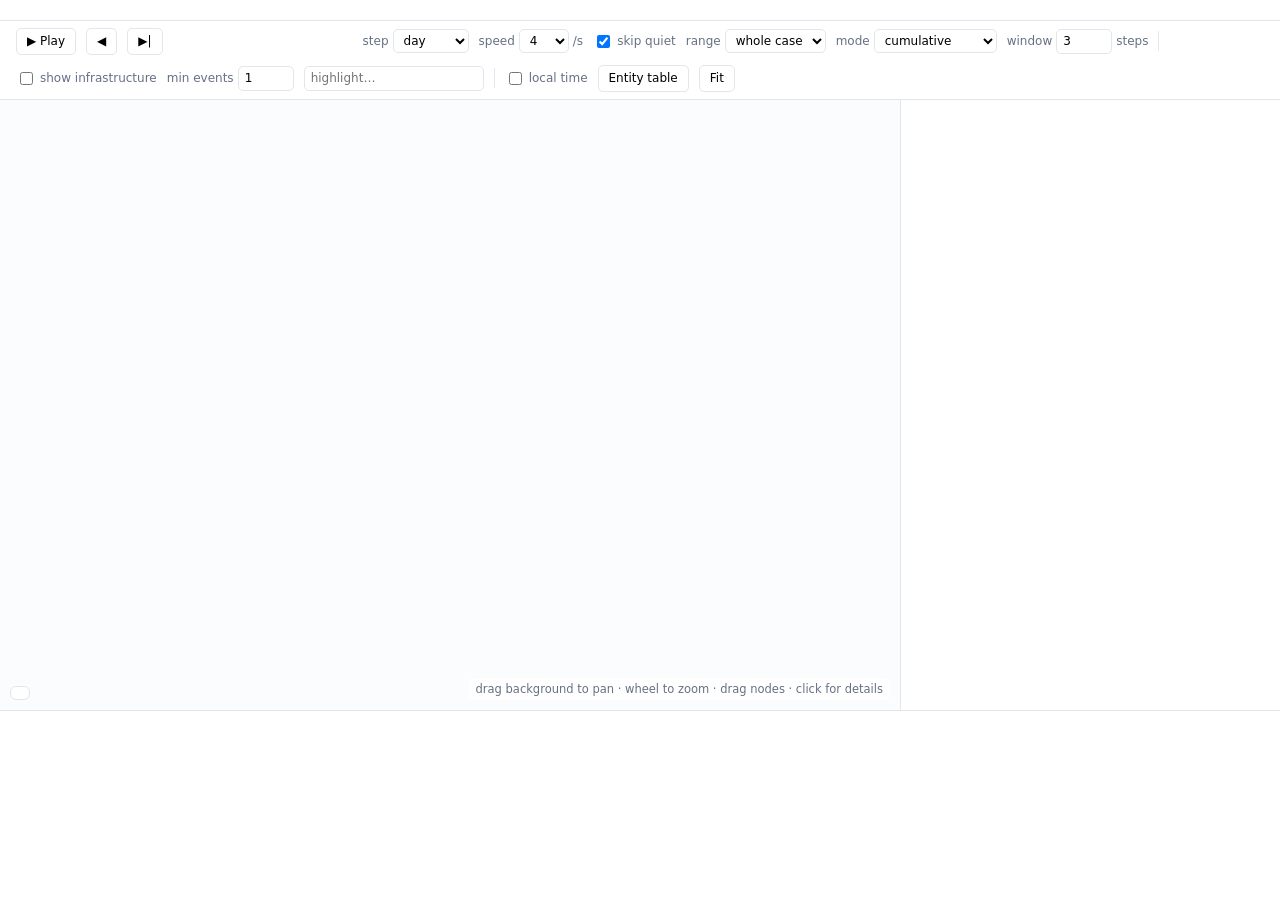
<file: pivot_graph_template.html>
<!DOCTYPE html>
<html lang="en"><head><meta charset="utf-8"><meta name="viewport" content="width=device-width,initial-scale=1">
<title>__TITLE__</title>
<style>
:root{--bg:#f5f6f8;--panel:#fff;--ink:#1d2330;--mute:#667085;--line:#e3e6ea;--accent:#2f5bd3;--mono:ui-monospace,SFMono-Regular,Consolas,monospace}
*{box-sizing:border-box}html,body{margin:0;height:100%}
body{font:13px/1.4 system-ui,-apple-system,"Segoe UI",Roboto,sans-serif;background:var(--bg);color:var(--ink);display:grid;grid-template-rows:auto auto 1fr auto;height:100vh;overflow:hidden}
header{padding:10px 16px;background:var(--panel);border-bottom:1px solid var(--line);display:flex;gap:16px;align-items:baseline;flex-wrap:wrap}
header h1{font-size:16px;margin:0}header .meta{color:var(--mute);font-size:12px}
.bar{display:flex;gap:10px;align-items:center;flex-wrap:wrap;padding:7px 16px;background:var(--panel);border-bottom:1px solid var(--line)}
.bar label{display:inline-flex;gap:4px;align-items:center;color:var(--mute);font-size:12px;white-space:nowrap}
.bar select,.bar input[type=search],.bar input[type=number]{font:inherit;font-size:12px;padding:3px 6px;border:1px solid var(--line);border-radius:5px;background:#fff}
.bar input[type=search]{width:180px}.bar input[type=number]{width:56px}
button{font:inherit;font-size:12px;padding:4px 10px;border:1px solid var(--line);border-radius:5px;background:#fff;cursor:pointer}
button:hover{border-color:var(--accent)}button.on{background:var(--accent);color:#fff;border-color:var(--accent)}
.sep{width:1px;height:20px;background:var(--line)}
#clock{font-family:var(--mono);font-size:12.5px;min-width:180px}
main{display:grid;grid-template-columns:1fr 380px;min-height:0}
#stage{position:relative;min-height:0;overflow:hidden;background:#fbfcfd}
#graph{width:100%;height:100%;display:block;cursor:grab}
#graph.drag{cursor:grabbing}
#side{background:var(--panel);border-left:1px solid var(--line);overflow:auto;padding:12px 14px}
#side h2{font-size:14px;margin:0 0 4px;word-break:break-all}#side h3{font-size:11px;text-transform:uppercase;letter-spacing:.04em;color:var(--mute);margin:14px 0 5px}
.tag{display:inline-block;padding:1px 7px;border-radius:9px;font-size:11px;font-weight:600;background:#eef2f8;color:#3b4a63;margin-right:4px}
.tag.infra{background:#f1f1f1;color:#777}.tag.seed{background:#efe5fb;color:#6b2fbf}
dl{display:grid;grid-template-columns:90px 1fr;gap:2px 8px;margin:6px 0}dt{color:var(--mute)}dd{margin:0;word-break:break-all}
.mono{font-family:var(--mono);font-size:12px}
.list div{padding:3px 0;border-bottom:1px solid #f0f1f3;cursor:pointer;display:flex;gap:6px;align-items:center}.list div:hover{background:#f6f8fb}
.list .n{margin-left:auto;color:var(--mute);font-family:var(--mono);font-size:11.5px}
.dot{width:9px;height:9px;border-radius:50%;flex:none}
pre.raw{font-family:var(--mono);font-size:11px;background:#f3f4f6;padding:7px;border-radius:5px;white-space:pre-wrap;word-break:break-all;max-height:170px;overflow:auto;margin:4px 0}
.cmd{font-family:var(--mono);font-size:11.5px;background:#f3f4f6;padding:7px;border-radius:5px;word-break:break-all}
a{color:var(--accent);text-decoration:none}a:hover{text-decoration:underline}
#tl{background:var(--panel);border-top:1px solid var(--line);height:190px;overflow:auto;position:relative}
#tlsvg{display:block;cursor:crosshair}
.legend{position:absolute;left:10px;bottom:10px;background:rgba(255,255,255,.92);border:1px solid var(--line);border-radius:6px;padding:6px 9px;font-size:11.5px;color:var(--mute)}
.legend span{display:inline-flex;align-items:center;gap:4px;margin-right:9px}
.hint{position:absolute;right:10px;bottom:10px;font-size:11.5px;color:var(--mute);background:rgba(255,255,255,.9);padding:3px 7px;border-radius:5px}
@keyframes pulse{0%{stroke:#e4002b;stroke-opacity:1}100%{stroke-opacity:.9}}
.edge.new{animation:pulse 1.2s ease-out}
.edge.co{stroke-dasharray:7 4}
.node text{font-size:11px;fill:#1d2330;paint-order:stroke;stroke:#fff;stroke-width:3px;pointer-events:none}
.node.dim{opacity:.15}.edge.dim{opacity:.05}
.node.sel circle{stroke:#111;stroke-width:2.5px}
table.ents{width:100%;border-collapse:collapse;font-size:12px}table.ents td,table.ents th{padding:3px 5px;border-bottom:1px solid #eef0f2;text-align:left}
table.ents th{color:var(--mute);font-weight:600;cursor:pointer;position:sticky;top:0;background:#fff}
table.ents tr:hover td{background:#f6f8fb;cursor:pointer}
</style></head><body>
<header><h1 id="title"></h1><span class="meta" id="meta"></span></header>
<div class="bar">
  <button id="play">▶ Play</button><button id="stepb">◀</button><button id="stepf">▶|</button>
  <span id="clock"></span>
  <label>step <select id="gran"><option value="60">1 min</option><option value="300">5 min</option><option value="900">15 min</option><option value="3600">hour</option><option value="86400" selected>day</option></select></label>
  <label>speed <select id="speed"><option>2</option><option selected>4</option><option>8</option><option>16</option><option>32</option><option>60</option></select>/s</label>
  <label title="Play and the step buttons jump over steps with no events"><input type="checkbox" id="skipq" checked> skip quiet</label>
  <label>range <select id="range"><option value="0">whole case</option><option value="7200">±2 hours</option><option value="21600">±6 hours</option><option value="86400">±1 day</option><option value="259200">±3 days</option><option value="604800">±7 days</option></select></label>
  <label>mode <select id="mode"><option value="cum">cumulative</option><option value="win">sliding window</option></select></label>
  <label>window <input type="number" id="win" value="3" min="1"> steps</label>
  <span class="sep"></span>
  <span id="types"></span>
  <label><input type="checkbox" id="infra"> show infrastructure</label>
  <label>min events <input type="number" id="minc" value="1" min="1"></label>
  <input type="search" id="q" placeholder="highlight…">
  <span class="sep"></span>
  <label><input type="checkbox" id="local"> local time</label>
  <button id="tableBtn">Entity table</button><button id="fit">Fit</button>
</div>
<main>
  <div id="stage"><svg id="graph"></svg>
    <div class="legend" id="legend"></div><div class="hint">drag background to pan · wheel to zoom · drag nodes · click for details</div></div>
  <div id="side"></div>
</main>
<div id="tl"><svg id="tlsvg"></svg></div>
<script type="application/json" id="data">__DATA__</script>
<script>
"use strict";
const D=JSON.parse(document.getElementById('data').textContent);
const $=s=>document.querySelector(s), NS='http://www.w3.org/2000/svg';
const esc=s=>String(s??'').replace(/[&<>"']/g,c=>({'&':'&amp;','<':'&lt;','>':'&gt;','"':'&quot;',"'":'&#39;'}[c]));
const COLORS={seed:'#7b2fd3',ioc:'#7b2fd3',source:'#1f3a68',ip:'#e07b00',domain:'#0f8b8d',url:'#2a9fd6',email:'#c2185b',account:'#2e7d32',host:'#8d6e63'};
const TYPES=['ip','domain','url','email','account','host'];
const el=(t,a)=>{const e=document.createElementNS(NS,t);for(const k in a)e.setAttribute(k,a[k]);return e};
let LOCAL=false;
function ft(t,withTime=true,sec=false){if(t==null)return'';const d=new Date(t*1000),p=n=>String(n).padStart(2,'0');
 if(LOCAL)return `${d.getFullYear()}-${p(d.getMonth()+1)}-${p(d.getDate())}`+(withTime?` ${p(d.getHours())}:${p(d.getMinutes())}`+(sec?`:${p(d.getSeconds())}`:''):'');
 const s=d.toISOString();return s.slice(0,10)+(withTime?' '+s.slice(11,sec?19:16)+'Z':'')}

// ------------------------------------------------------------------ model
const N=new Map();D.nodes.forEach(n=>N.set(n.id,n));
const E=D.edges.filter(e=>N.has(e.s)&&N.has(e.t));
const adj=new Map();N.forEach((n,id)=>adj.set(id,[]));
E.forEach((e,i)=>{e.i=i;adj.get(e.s).push(e);adj.get(e.t).push(e)});
const seedSet=new Set(D.seeds.map(s=>s.key));N.forEach(n=>{if(seedSet.has(n.id))n.seed=true});
// time axis
const allBins=[...new Set(E.flatMap(e=>e.b.map(x=>x[0])))].sort((a,b)=>a-b);
const T0=allBins[0]??0, T1=allBins[allBins.length-1]??0;
let STEP=86400, T=[], S=[];  // T: step start times; S[edge.i]: sparse {si: step indexes, cs: running totals}
const MAXSTEPS=4000;let ACTIVE=[];   // steps with at least one event
function nextStep(i,dir){if(!$('#skipq').checked||!ACTIVE.length)return Math.min(T.length-1,Math.max(0,i+dir));
 if(dir>0){const j=ACTIVE.find(x=>x>i);return j===undefined?T.length-1:j}
 for(let k=ACTIVE.length-1;k>=0;k--)if(ACTIVE[k]<i)return ACTIVE[k];return 0}          // finer steps narrow the range automatically
function stepOf(t){return Math.floor(t/STEP)*STEP}
// running total of edge e up to and including step i (binary search over the steps where it has events)
function cum(e,i){const {si,cs}=S[e.i];if(i<0||!si.length||si[0]>i)return 0;let lo=0,hi=si.length-1;
 while(lo<hi){const m=(lo+hi+1)>>1;if(si[m]<=i)lo=m;else hi=m-1}return cs[lo]}
function addVals(vals,e){const {si,cs}=S[e.i];for(let k=0;k<si.length;k++)vals[si[k]]+=cs[k]-(k?cs[k-1]:0)}
let RANGE=null; // [t0,t1] or null = whole case
function buildAxis(){
 const lo=RANGE?Math.max(T0,RANGE[0]):T0, hi=RANGE?Math.min(T1,RANGE[1]):T1;
 const s=stepOf(lo),e=stepOf(hi);T=[];for(let t=s;t<=e;t+=STEP)T.push(t);
 if(!T.length)T=[stepOf(T0)];
 S=E.map(ed=>{const m=new Map();let first=1e9;ed.b.forEach(([t,c])=>{let i=Math.floor((stepOf(t)-s)/STEP);
   if(i<0)i=0;else if(i>=T.length)return;m.set(i,(m.get(i)||0)+c);if(i<first)first=i});
  const si=Int32Array.from([...m.keys()].sort((a,b)=>a-b)),cs=new Float64Array(si.length);let r=0;
  si.forEach((i,k)=>{r+=m.get(i);cs[k]=r});ed.first=first;return {si,cs}});
 {const a=new Uint8Array(T.length);S.forEach(({si})=>si.forEach(i=>{a[i]=1}));ACTIVE=[];a.forEach((v,i)=>{if(v)ACTIVE.push(i)})}
 N.forEach(n=>{n.firstStep=1e9});E.forEach(ed=>{for(const id of [ed.s,ed.t]){const n=N.get(id);if(ed.first<n.firstStep)n.firstStep=ed.first}});
}
let cur=0, playing=false, timer=null;
const w=e=>{if($('#mode').value==='cum')return cum(e,cur);const W=Math.max(1,+$('#win').value||1);return cum(e,cur)-cum(e,cur-W)};
const seen=e=>e.first<=cur;

// ------------------------------------------------------------------ filters
const typeBoxes={};
$('#types').innerHTML=TYPES.map(t=>`<label><input type="checkbox" data-t="${t}" checked><span class="dot" style="background:${COLORS[t]}"></span>${t}</label>`).join(' ');
document.querySelectorAll('#types input').forEach(b=>{typeBoxes[b.dataset.t]=b;b.onchange=draw});
function nodeAllowed(n){if(n.seed||n.type==='source')return true;if(n.hidden)return false;if(n.infra&&!$('#infra').checked)return false;
 if(typeBoxes[n.type]&&!typeBoxes[n.type].checked)return false;return true}
function edgeAllowed(e){return nodeAllowed(N.get(e.s))&&nodeAllowed(N.get(e.t))&&e.count>=(+$('#minc').value||1)}

// ------------------------------------------------------------------ layout (fixed: computed once on the full graph)
const VN=[...N.values()].filter(n=>!n.hidden||n.seed), VE=E.filter(e=>!N.get(e.s).hidden&&!N.get(e.t).hidden);
function layout(){
 const seeds=VN.filter(n=>n.seed),srcs=VN.filter(n=>n.type==='source'&&!n.seed);
 seeds.forEach((n,i)=>{const a=2*Math.PI*i/Math.max(1,seeds.length);n.x=seeds.length>1?Math.cos(a)*220:0;n.y=seeds.length>1?Math.sin(a)*220:0});
 srcs.forEach((n,i)=>{const a=2*Math.PI*i/Math.max(1,srcs.length);n.x=Math.cos(a)*420+(Math.random()-.5)*20;n.y=Math.sin(a)*420+(Math.random()-.5)*20});
 VN.filter(n=>!n.seed&&n.type!=='source').forEach(n=>{const es=adj.get(n.id).filter(e=>e.t===n.id);const s=es.length?N.get(es[0].s):null;
  const a=Math.random()*2*Math.PI,r=90+Math.random()*90;n.x=(s?s.x:0)+Math.cos(a)*r;n.y=(s?s.y:0)+Math.sin(a)*r});
 const K=70,iters=VN.length>1200?160:260,cell=K*3;
 for(let it=0;it<iters;it++){
  const temp=30*(1-it/iters)+1,grid=new Map();
  VN.forEach(n=>{n.dx=0;n.dy=0;const k=Math.floor(n.x/cell)+','+Math.floor(n.y/cell);(grid.get(k)||grid.set(k,[]).get(k)).push(n)});
  VN.forEach(n=>{const gx=Math.floor(n.x/cell),gy=Math.floor(n.y/cell);
   for(let ix=-1;ix<=1;ix++)for(let iy=-1;iy<=1;iy++){const L=grid.get((gx+ix)+','+(gy+iy));if(!L)continue;
    for(const m of L){if(m===n)continue;let dx=n.x-m.x,dy=n.y-m.y,d2=dx*dx+dy*dy;if(d2<0.01){dx=Math.random();dy=Math.random();d2=1}
     const d=Math.sqrt(d2),f=K*K/d*(n.type==='source'||m.type==='source'?2:1);n.dx+=dx/d*f;n.dy+=dy/d*f}}});
  VE.forEach(e=>{const a=N.get(e.s),b=N.get(e.t);const dx=a.x-b.x,dy=a.y-b.y,d=Math.sqrt(dx*dx+dy*dy)||1;
   const ideal=e.kind==='seed'?260:e.kind==='cooccur'?300:K*1.4,f=(d-ideal)*(d/ideal)*0.5;a.dx-=dx/d*f;a.dy-=dy/d*f;b.dx+=dx/d*f;b.dy+=dy/d*f});
  VN.forEach(n=>{n.dx-=n.x*0.004;n.dy-=n.y*0.004;const d=Math.sqrt(n.dx*n.dx+n.dy*n.dy)||1;const m=Math.min(d,temp);
   if(!(n.seed&&seeds.length===1)){n.x+=n.dx/d*m;n.y+=n.dy/d*m}});
 }
}

// ------------------------------------------------------------------ svg
const svg=$('#graph'),root=el('g',{}),gE=el('g',{}),gN=el('g',{});root.append(gE,gN);svg.append(root);
let view={x:0,y:0,k:1};function applyView(){root.setAttribute('transform',`translate(${view.x},${view.y}) scale(${view.k})`)}
const orList=(f,vs)=>vs.length===1?`${f}=${q_(vs[0])}`:'('+vs.map(v=>`${f}=${q_(v)}`).join(' OR ')+')';
const srcSpl=n=>{const i=Object.keys(n.by_index||{}),t=Object.keys(n.by_st||{});
 return [i.length?orList('index',i):'index=*',t.length?orList('sourcetype',t):''].filter(Boolean).join(' ')};
const radius=n=>n.seed?13:n.type==='source'?7+Math.min(9,Math.log10((n.stage1||1)+1)*1.4):3.5+Math.min(6,Math.log10((n.count||1)+1)*1.6);
const tcol=(i)=>{const f=T.length>1?i/(T.length-1):0;const a=[47,91,211],b=[232,124,0];return `rgb(${a.map((v,j)=>Math.round(v+(b[j]-v)*f)).join(',')})`};
VE.forEach(e=>{e.el=el('line',{class:e.kind==='cooccur'?'edge co':'edge','stroke-linecap':'round'});gE.append(e.el)});
VN.forEach(n=>{const g=el('g',{class:'node'});const c=el('circle',{r:radius(n),fill:COLORS[n.seed?'seed':n.type]||'#999',stroke:n.infra?'#999':'#fff','stroke-width':n.infra?1.5:1,'stroke-dasharray':n.infra?'2 2':''});
 g.append(c);n.lbl=el('text',{x:radius(n)+3,y:4});n.lbl.textContent=short(n.label);g.append(n.lbl);n.el=g;g.__n=n;gN.append(g)});
function short(s){s=String(s||'');return s.length>42?s.slice(0,40)+'…':s}
function place(){VE.forEach(e=>{const a=N.get(e.s),b=N.get(e.t);e.el.setAttribute('x1',a.x);e.el.setAttribute('y1',a.y);e.el.setAttribute('x2',b.x);e.el.setAttribute('y2',b.y)});
 VN.forEach(n=>n.el.setAttribute('transform',`translate(${n.x},${n.y})`))}
function fit(){const b=gN.getBBox(),W=svg.clientWidth,H=svg.clientHeight;if(!b.width)return;const k=Math.min(W/(b.width+80),H/(b.height+80),2.5);
 view={k,x:W/2-(b.x+b.width/2)*k,y:H/2-(b.y+b.height/2)*k};applyView()}

// ------------------------------------------------------------------ draw state for current step
let selected=null;const prevVis=new Set();
function draw(){
 const q=$('#q').value.trim().toLowerCase();const visN=new Set();const visibleEdges=[];
 VE.forEach(e=>{const ok=edgeAllowed(e)&&seen(e);const wt=ok?w(e):0;const show=ok&&($('#mode').value==='cum'||wt>0);
  e.el.style.display=show?'':'none';if(!show){e.el.classList.remove('new');return}
  visN.add(e.s);visN.add(e.t);visibleEdges.push(e);
  const width=0.6+Math.log10(wt+1)*1.3;e.el.setAttribute('stroke-width',width.toFixed(2));
  const recentW=Math.max(1,+$('#win').value||1);const recent=cum(e,cur)-cum(e,cur-recentW);
  e.el.setAttribute('stroke',e.kind==='cooccur'?'#7b2fd3':tcol(e.first));e.el.setAttribute('stroke-opacity',e.kind==='cooccur'?0.9:($('#mode').value==='cum'&&recent===0)?0.25:0.85);if(e.kind==='cooccur')e.el.setAttribute('stroke-width',Math.max(2,width).toFixed(2));
  const isNew=e.first===cur;if(isNew&&!e.el.classList.contains('new')){e.el.classList.remove('new');void e.el.getBBox();e.el.classList.add('new')}else if(!isNew)e.el.classList.remove('new')});
 D.seeds.forEach(s=>{if(N.has(s.key))visN.add(s.key)});
 VN.forEach(n=>{const v=visN.has(n.id)&&nodeAllowed(n);n.el.style.display=v?'':'none';
  const hit=q&&String(n.label).toLowerCase().includes(q);n.el.classList.toggle('dim',!!q&&!hit&&!n.seed);
  n.lbl.style.display=(n.seed||n.type==='source'||hit||n===selected||(n.firstStep===cur&&!n.infra))?'':'none';
  n.el.classList.toggle('sel',n===selected)});
 VE.forEach(e=>e.el.classList.toggle('dim',!!q&&!(String(N.get(e.s).label).toLowerCase().includes(q)||String(N.get(e.t).label).toLowerCase().includes(q))));
 $('#clock').textContent=`${ft(T[cur],STEP<86400)} (${cur+1}/${T.length})`;
 drawCursor();
}

// ------------------------------------------------------------------ timeline (swimlanes)
const tl=$('#tlsvg');let TLX0=230,TLW=0,laneH=15,lanes=[];
function buildTimeline(){
 const srcs=VN.filter(n=>n.type==='source').sort((a,b)=>a.firstStep-b.firstStep||(a.first??0)-(b.first??0));
 const cos=VE.filter(e=>e.kind==='cooccur').map(e=>({label:`${N.get(e.s).label} ⇄ ${N.get(e.t).label}`,kind:'co',edge:e,node:N.get(e.s)}));
 lanes=[{label:'new entities',kind:'new'},...cos,...srcs.map(n=>({label:n.label,node:n}))];
 TLW=Math.max(600,($('#tl').clientWidth||900)-TLX0-20);const H=lanes.length*laneH+26;tl.setAttribute('width',TLX0+TLW+10);tl.setAttribute('height',H);tl.innerHTML='';
 const bw=TLW/Math.max(1,T.length);
 // axis ticks
 const nt=Math.min(12,T.length);for(let k=0;k<nt;k++){const i=Math.round(k*(T.length-1)/Math.max(1,nt-1));const x=TLX0+i*bw;
  tl.append(el('line',{x1:x,x2:x,y1:14,y2:H,stroke:'#eef0f2'}));const t=el('text',{x:x+2,y:11,'font-size':10,fill:'#667085'});t.textContent=ft(T[i],STEP<86400);tl.append(t)}
 lanes.forEach((ln,r)=>{const y=18+r*laneH;const lab=el('text',{x:6,y:y+10,'font-size':11,fill:ln.kind?'#7b2fd3':'#1d2330'});lab.textContent=(ln.node&&ln.node.coarse&&STEP<3600?'~ ':'')+short(ln.label).slice(0,34);tl.append(lab);
  let vals;if(ln.kind==='new'){vals=new Array(T.length).fill(0);VN.forEach(n=>{if(!n.seed&&n.type!=='source'&&n.firstStep<T.length&&nodeAllowed(n))vals[n.firstStep]++})}
  else if(ln.kind==='co'){vals=new Array(T.length).fill(0);addVals(vals,ln.edge)}
  else{vals=new Array(T.length).fill(0);adj.get(ln.node.id).filter(e=>e.kind==='seed').forEach(e=>addVals(vals,e))}
  const mx=Math.max(1,...vals);vals.forEach((v,i)=>{if(!v)return;const h=Math.max(2,(laneH-3)*Math.log10(v+1)/Math.log10(mx+1));
   tl.append(el('rect',{x:TLX0+i*bw,y:y+laneH-2-h,width:Math.max(1,bw-0.5),height:h,fill:ln.kind?'#b48be6':'#2f5bd3'}))});
  const tt=el('title',{});tt.textContent=`${ln.label}: ${vals.reduce((x,y)=>x+y,0).toLocaleString()} in view${ln.node?' (click for details)':''}`;lab.append(tt);
  if(ln.node){lab.style.cursor='pointer';lab.addEventListener('click',()=>select(ln.node))}});
 tl.__cursor=el('line',{y1:14,y2:H,stroke:'#e4002b','stroke-width':1.5});tl.append(tl.__cursor);
}
function drawCursor(){if(!tl.__cursor)return;const bw=TLW/Math.max(1,T.length);const x=TLX0+(cur+0.5)*bw;tl.__cursor.setAttribute('x1',x);tl.__cursor.setAttribute('x2',x)}
function tlPick(ev){const r=tl.getBoundingClientRect();const x=ev.clientX-r.left-TLX0;const i=Math.floor(x/(TLW/Math.max(1,T.length)));if(i>=0&&i<T.length){cur=i;draw()}}
tl.addEventListener('mousedown',e=>{tlPick(e);const mv=ev=>tlPick(ev);window.addEventListener('mousemove',mv);window.addEventListener('mouseup',()=>window.removeEventListener('mousemove',mv),{once:true})});

// ------------------------------------------------------------------ details
function spl(q,t0,t1){const s=D.splunk;let u=`${s.base}/${s.locale}/app/${s.app}/search?q=${encodeURIComponent('search '+q)}`;
 if(t0!=null)u+=`&earliest=${Math.floor(t0)}&latest=${Math.ceil(t1)}`;return u}
const q_=v=>'"'+String(v).replace(/\\/g,'\\\\').replace(/"/g,'\\"')+'"';
function dstr(t){return new Date(t*1000).toISOString().slice(0,10)}
function spark(n){const vals=new Array(T.length).fill(0);adj.get(n.id).forEach(e=>addVals(vals,e));
 const mx=Math.max(1,...vals),W=340,H=40;let d='';vals.forEach((v,i)=>{const x=i*W/Math.max(1,T.length-1),y=H-(H-2)*Math.log10(v+1)/Math.log10(mx+1);d+=(i?'L':'M')+x.toFixed(1)+','+y.toFixed(1)});
 const cx=(cur*W/Math.max(1,T.length-1)).toFixed(1);
 return `<svg width="${W}" height="${H}" style="background:#f7f8fa;border-radius:4px"><path d="${d}" fill="none" stroke="#2f5bd3" stroke-width="1.3"/><line x1="${cx}" x2="${cx}" y1="0" y2="${H}" stroke="#e4002b"/></svg>`}
function select(n){selected=n;draw();renderSide()}
function renderSide(){const n=selected;if(!n){$('#side').innerHTML=sideHelp();return}
 const es=adj.get(n.id).slice().sort((a,b)=>b.count-a.count);
 const tags=(n.seed?'<span class="tag seed">seed</span>':'')+`<span class="tag">${esc(n.type)}</span>`+(n.infra?'<span class="tag infra">infrastructure</span>':'')+(n.hidden?'<span class="tag infra">not drawn</span>':'');
 let h=`<h2>${esc(n.label)}</h2>${tags}<dl>`;
 const kv=o=>Object.entries(o||{}).sort((a,b)=>b[1]-a[1]);
 if(n.type==='source'){const bi=kv(n.by_index),bs=kv(n.by_st);
  if(bi.length>1||bs.length>1||!n.label.includes(' · ')){
   if(bi.length)h+=`<dt>Index${bi.length>1?'es':''}</dt><dd>${bi.map(([k,v])=>`${esc(k)} <span style="color:#667085">${v.toLocaleString()}</span>`).join('<br>')}</dd>`;
   if(bs.length)h+=`<dt>Sourcetype${bs.length>1?'s':''}</dt><dd>${bs.map(([k,v])=>`${esc(k)} <span style="color:#667085">${v.toLocaleString()}</span>`).join('<br>')}</dd>`}
  h+=`<dt>Events (stage 1)</dt><dd>${(n.stage1||0).toLocaleString()}</dd><dt>Raw pulled</dt><dd>${n.pulled?(n.raw_events||0).toLocaleString()+' events':'no (over size limit)'}</dd>`;
  if(n.coarse)h+=`<dt>Resolution</dt><dd>hourly (stage-1 counts only)</dd>`;
  if(n.variants&&Object.keys(n.variants).length)h+=`<dt>Found as</dt><dd>${Object.entries(n.variants).sort((a,b)=>b[1]-a[1]).map(([l,c])=>`${esc(l)} (${c.toLocaleString()})`).join('<br>')}</dd>`}
 else{h+=`<dt>Events</dt><dd>${(n.count||0).toLocaleString()}</dd>`;
  const sd=n.seed&&D.seeds.find(s=>s.key===n.id);if(sd&&sd.earliest)h+=`<dt>Searched range</dt><dd class="mono">${esc(sd.earliest)} → ${esc(sd.latest||'now')}</dd>`}
 const f=n.first??(n.firstStep<T.length?T[n.firstStep]:null);
 h+=`<dt>First</dt><dd class="mono">${esc(ft(f,true,!n.coarse))}</dd><dt>Last</dt><dd class="mono">${esc(ft(n.last,true,!n.coarse))}</dd><dt>Seeds</dt><dd>${esc((n.seeds||[]).join(', '))}</dd></dl>${spark(n)}`;
 h+=`<h3>Connections (${es.length})</h3><div class="list">`+es.slice(0,40).map(e=>{const o=N.get(e.s===n.id?e.t:e.s);
  return `<div data-id="${esc(o.id)}"><span class="dot" style="background:${COLORS[o.seed?'seed':o.type]}"></span>${e.kind==='cooccur'?'⇄ ':''}${esc(short(o.label))}<span class="n">${e.count.toLocaleString()} · ${esc(ft(e.ft??T[e.first]??null))}</span></div>`}).join('')+(es.length>40?`<div class="muted">… ${es.length-40} more</div>`:'')+`</div>`;
 // samples
 if(!D.sanitized&&n.type!=='source'){const co=adj.get(n.id).filter(e=>e.kind==='cooccur');
  co.forEach(e=>{const o=N.get(e.s===n.id?e.t:e.s);const ss=D.samples[`${e.s}|${e.t}`]||[];
   h+=`<h3>Together with ${esc(short(o.label))} (${e.count.toLocaleString()} event${e.count>1?'s':''})</h3><div class="mono" style="color:#667085">${esc(ft(e.ft))} → ${esc(ft(e.last))}</div>`+ss.map(s=>`<div class="mono" style="color:#667085">${esc(ft(s.t))} · ${esc(short(s.src))}</div><pre class="raw">${esc(s.raw)}</pre>`).join('')});
  const ss=[];adj.get(n.id).filter(e=>e.kind!=='cooccur').forEach(e=>{const k=`${e.s}|${e.t}`;(D.samples[k]||[]).forEach(s=>ss.push({src:N.get(e.s).label,...s}))});
  if(ss.length){h+=`<h3>Sample events</h3>`+ss.slice(0,6).map(s=>`<div class="mono" style="color:#667085">${esc(ft(s.t))} · ${esc(short(s.src))}</div><pre class="raw">${esc(s.raw)}</pre>`).join('')}}
 // pivots
 if(!D.sanitized){const t0=(f??T0)-86400,t1=(n.last??T1)+86400;h+=`<h3>Pivots</h3>`;
  if(n.type==='source'){(n.seeds||[]).forEach(s=>{h+=`<div><a target="_blank" rel="noopener" href="${esc(spl(`${srcSpl(n)} ${q_(s)}`,t0,t1))}">events of ${esc(short(s))} in this source</a></div>`})}
  else{h+=`<div><a target="_blank" rel="noopener" href="${esc(spl(`index=* ${q_(n.label)}`,t0,t1))}">${esc(short(n.label))} anywhere (±1 day)</a></div>`;
   if(!n.seed&&D.api){h+=`<h3>Expand this node</h3><button data-map="${esc(n.label)}">Search it in Voyager</button>
    <div class="mono" style="color:#667085;margin-top:4px">Runs in this investigation's entity mapper; the graph is rebuilt when it finishes (reload this page).</div>`}
   else if(!n.seed){const cmd=`python pivot_graph.py seed ${(D.cases||[D.case])[0]} ${q_(n.label)} --earliest ${dstr(t0)} --latest ${dstr(t1+86400)}`;
    h+=`<h3>Expand this node</h3><div class="cmd">${esc(cmd)}</div><button data-copy="${esc(cmd)}" style="margin-top:5px">copy command</button>
    <div class="mono" style="color:#667085;margin-top:4px">then: python pivot_graph.py build ${esc((D.cases||[D.case]).join(' '))}</div>`}}}
 $('#side').innerHTML=h;
 $('#side').querySelectorAll('[data-id]').forEach(d=>d.onclick=()=>{const o=N.get(d.dataset.id);if(o){if(o.hidden){o.hidden=false}select(o)}});
}
document.addEventListener('click',async e=>{const m=e.target.closest('[data-map]');if(!m)return;m.disabled=true;m.textContent='starting...';
 try{const r=await fetch(D.api,{method:'POST',headers:{'Content-Type':'application/json'},body:JSON.stringify({values:[m.dataset.map]})});
  const j=await r.json();m.textContent=r.ok?'queued in Voyager':('failed: '+(j.message||r.status))}catch(err){m.textContent='Voyager not reachable'}});
document.addEventListener('click',e=>{const b=e.target.closest('[data-copy]');if(b){navigator.clipboard.writeText(b.dataset.copy);b.textContent='copied';setTimeout(()=>b.textContent='copy command',1200)}});
function sideHelp(){const ents=VN.filter(n=>!n.seed&&n.type!=='source');const byT={};ents.forEach(n=>byT[n.type]=(byT[n.type]||0)+1);
 return `<h2>Overview</h2><dl><dt>Seeds</dt><dd>${D.seeds.map(s=>`${esc(s.value)}<div style="color:#667085;font-size:11.5px">searched: ${esc((s.variants||[]).join(', '))}</div>${s.earliest?`<div style="color:#667085;font-size:11.5px">range: <span class="mono">${esc(s.earliest)} → ${esc(s.latest||'now')}</span></div>`:''}`).join('')}</dd>${VE.some(e=>e.kind==='cooccur')?`<dt>Seed links</dt><dd>${VE.filter(e=>e.kind==='cooccur').map(e=>`${esc(short(N.get(e.s).label))} ⇄ ${esc(short(N.get(e.t).label))}: ${e.count.toLocaleString()}`).join('<br>')}</dd>`:''}<dt>Sources</dt><dd>${VN.filter(n=>n.type==='source').length}</dd>
 <dt>Entities</dt><dd>${Object.entries(byT).map(([t,c])=>`${c} ${t}`).join(', ')||'—'}</dd><dt>Period</dt><dd class="mono">${esc(ft(T0))} → ${esc(ft(T1))}</dd></dl>
 <p style="color:#667085">Press <b>Play</b> to replay how the relations appeared. Edge colour = first seen (blue early → orange late), width = events (log scale); new edges flash red. Dashed nodes are infrastructure (present in most events of a source), hidden by default.</p>
 ${D.sanitized?'<p class="tag infra">Sanitised build: identifiers replaced, samples and pivots removed.</p>':''}`}

// ------------------------------------------------------------------ entity table
function showTable(){const rows=[...N.values()].filter(n=>!n.seed&&n.type!=='source');
 let sortK='count',dir=-1;const render=()=>{rows.sort((a,b)=>((a[sortK]??0)>(b[sortK]??0)?1:-1)*dir);
  $('#side').innerHTML=`<h2>Entities (${rows.length})</h2><table class="ents"><tr><th data-k="label">value</th><th data-k="type">type</th><th data-k="count">events</th><th data-k="first">first</th><th data-k="nsrc">sources</th></tr>`+
  rows.map(n=>`<tr data-id="${esc(n.id)}"><td class="mono">${esc(short(n.label))}${n.infra?' <span class="tag infra">infra</span>':''}</td><td>${esc(n.type)}</td><td>${(n.count||0).toLocaleString()}</td><td class="mono">${esc(ft(n.first,false))}</td><td>${n.nsrc}</td></tr>`).join('')+`</table>`;
  $('#side').querySelectorAll('th').forEach(th=>th.onclick=()=>{if(sortK===th.dataset.k)dir=-dir;else{sortK=th.dataset.k;dir=-1}render()});
  $('#side').querySelectorAll('tr[data-id]').forEach(tr=>tr.onclick=()=>{const o=N.get(tr.dataset.id);if(o.hidden)o.hidden=false;select(o)})};
 rows.forEach(n=>n.nsrc=adj.get(n.id).length);render()}

// ------------------------------------------------------------------ interaction
let drag=null;
svg.addEventListener('mousedown',e=>{const g=e.target.closest('.node');const p={x:e.clientX,y:e.clientY};
 if(g){drag={n:g.__n,p,moved:false}}else{drag={pan:true,p,v:{...view}};svg.classList.add('drag')}});
window.addEventListener('mousemove',e=>{if(!drag)return;const dx=e.clientX-drag.p.x,dy=e.clientY-drag.p.y;
 if(drag.pan){view.x=drag.v.x+dx;view.y=drag.v.y+dy;applyView()}else{if(Math.abs(dx)+Math.abs(dy)>3)drag.moved=true;if(drag.moved){drag.n.x+=dx/view.k;drag.n.y+=dy/view.k;drag.p={x:e.clientX,y:e.clientY};place()}}});
window.addEventListener('mouseup',e=>{if(drag&&!drag.pan&&!drag.moved)select(drag.n);else if(drag&&drag.pan&&Math.abs(e.clientX-drag.p.x)+Math.abs(e.clientY-drag.p.y)<3){selected=null;draw();renderSide()}
 drag=null;svg.classList.remove('drag')});
svg.addEventListener('wheel',e=>{e.preventDefault();const r=svg.getBoundingClientRect(),mx=e.clientX-r.left,my=e.clientY-r.top;const f=Math.exp(-e.deltaY*0.0015);
 view.x=mx-(mx-view.x)*f;view.y=my-(my-view.y)*f;view.k*=f;applyView()},{passive:false});
function setPlaying(p){playing=p;$('#play').textContent=p?'❚❚ Pause':'▶ Play';$('#play').classList.toggle('on',p);clearInterval(timer);
 if(p){if(cur>=T.length-1)cur=0;timer=setInterval(()=>{if(cur>=T.length-1){setPlaying(false);return}cur=nextStep(cur,1);draw();if(selected)renderSide()},1000/(+$('#speed').value))}}
$('#play').onclick=()=>setPlaying(!playing);
$('#stepf').onclick=()=>{setPlaying(false);cur=nextStep(cur,1);draw()};
$('#stepb').onclick=()=>{setPlaying(false);cur=nextStep(cur,-1);draw()};
$('#speed').onchange=()=>{if(playing)setPlaying(true)};
function fitRange(center){
 // keep the number of steps manageable: fine steps over a long case narrow the range around the cursor
 STEP=+$('#gran').value;let r=+$('#range').value;const span=r?2*r:(T1-T0);
 if(span/STEP>MAXSTEPS){const opts=[...$('#range').options].map(o=>+o.value).filter(v=>v&&2*v/STEP<=MAXSTEPS);
  r=opts.length?Math.max(...opts):Math.floor(MAXSTEPS*STEP/2);if([...$('#range').options].some(o=>+o.value===r))$('#range').value=r}
 RANGE=r?[center-r,center+r]:null}
function reaxis(){const old=STEP,t=T[cur];fitRange(t+(old>+$('#gran').value?old/2:0));buildAxis();
 let i=T.findIndex(x=>x>=stepOf(t));cur=i<0?T.length-1:i;buildTimeline();draw();renderSide()}
$('#gran').onchange=reaxis;$('#range').onchange=reaxis;
['#mode','#win','#infra','#minc'].forEach(s=>$(s).addEventListener('change',()=>{buildTimeline();draw()}));
$('#q').addEventListener('input',draw);
$('#local').onchange=e=>{LOCAL=e.target.checked;buildTimeline();draw();renderSide()};
$('#fit').onclick=fit;$('#tableBtn').onclick=showTable;
document.addEventListener('keydown',e=>{if(e.target.tagName==='INPUT')return;if(e.key===' '){e.preventDefault();setPlaying(!playing)}
 if(e.key==='ArrowRight')$('#stepf').click();if(e.key==='ArrowLeft')$('#stepb').click()});

// ------------------------------------------------------------------ init
$('#title').textContent=D.title;
$('#meta').textContent=`${D.seeds.length} seed(s) · ${VN.filter(n=>n.type==='source').length} sources · ${VN.filter(n=>!n.seed&&n.type!=='source').length} entities · generated ${D.generated}${D.sanitized?' · SANITISED':''}`;
$('#legend').innerHTML=['seed','source',...TYPES].map(t=>`<span><span class="dot" style="background:${COLORS[t]}"></span>${t}</span>`).join('')+(E.some(e=>e.kind==='cooccur')?'<span><svg width="18" height="6"><line x1="0" y1="3" x2="18" y2="3" stroke="#7b2fd3" stroke-width="2" stroke-dasharray="5 3"/></svg>seeds in the same event</span>':'');
{const g=$('#gran');[...g.options].forEach(o=>{if(+o.value<(D.bin||3600))o.remove()});
 g.value=(T1-T0)/3600<=MAXSTEPS?'3600':'86400'}
fitRange(T1);buildAxis();layout();place();cur=T.length-1;buildTimeline();draw();renderSide();requestAnimationFrame(fit);
window.addEventListener('resize',()=>{buildTimeline();drawCursor()});
</script></body></html>
</file>
